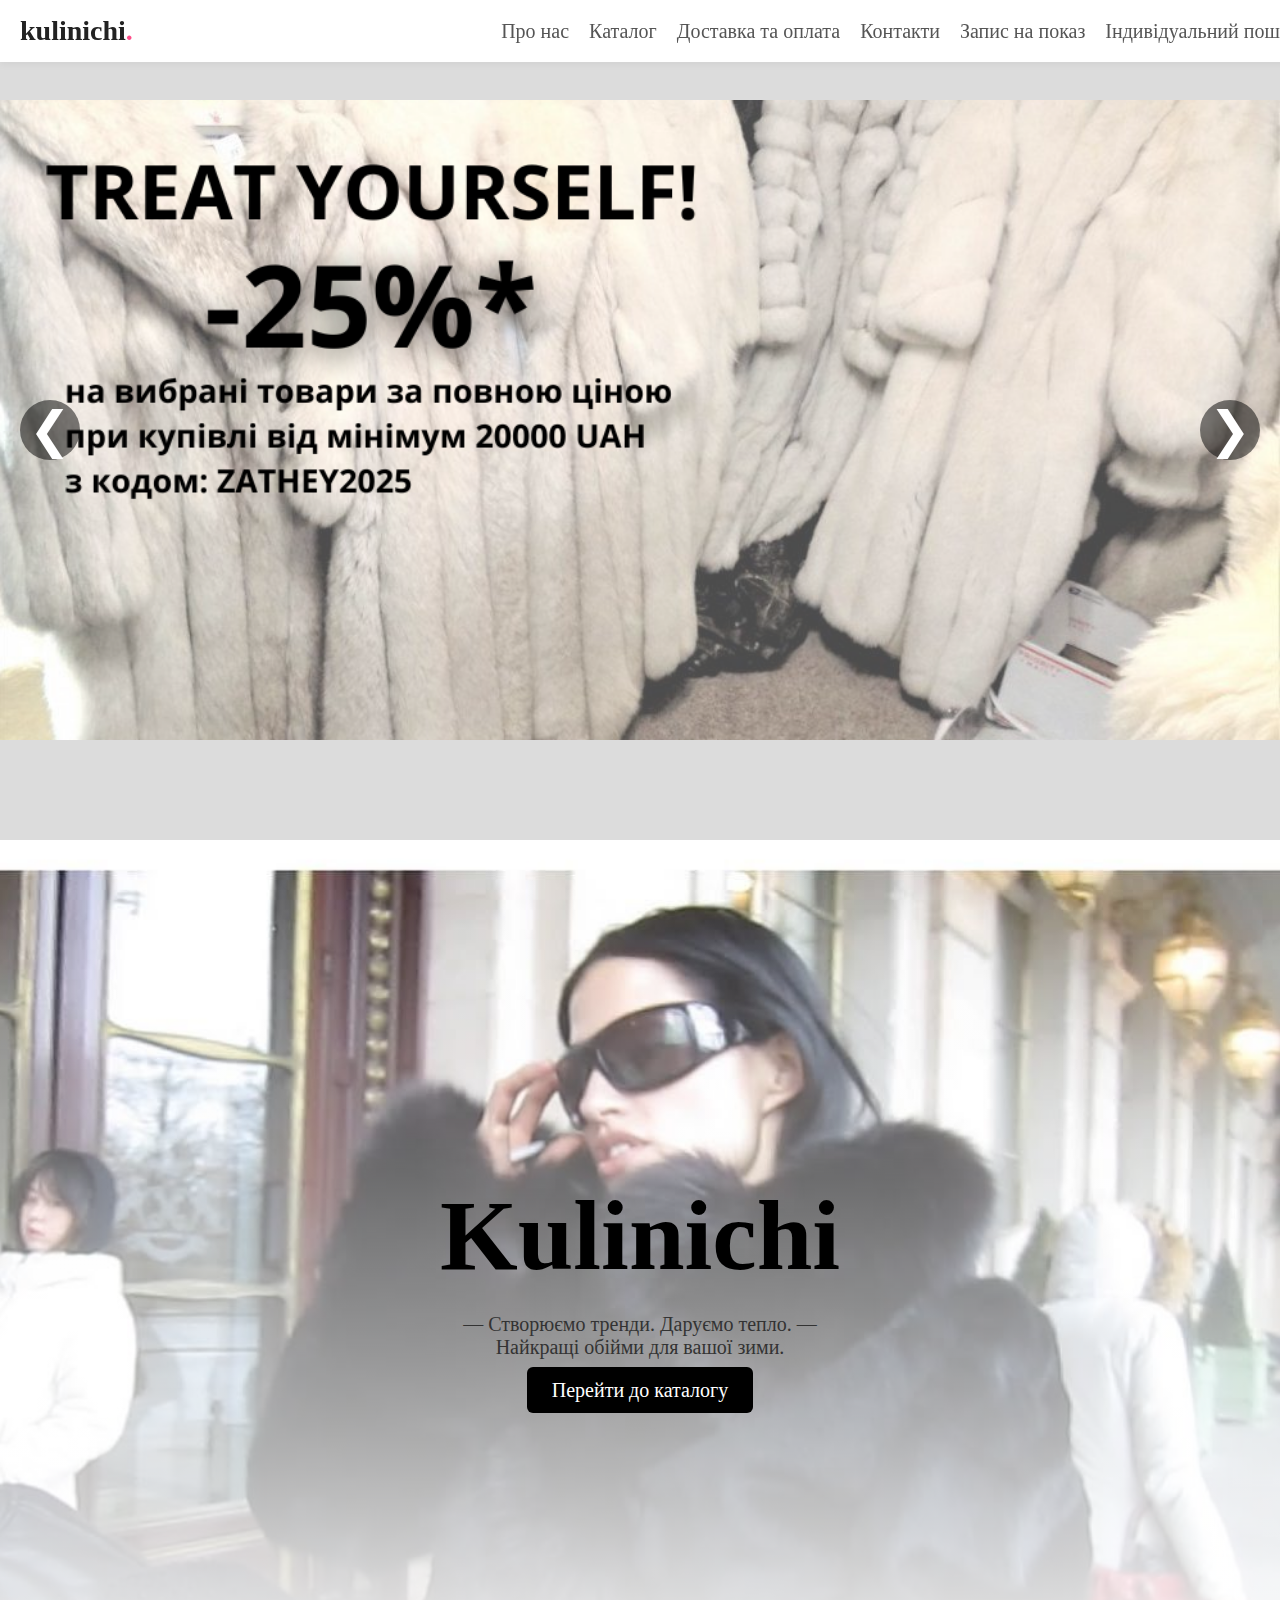
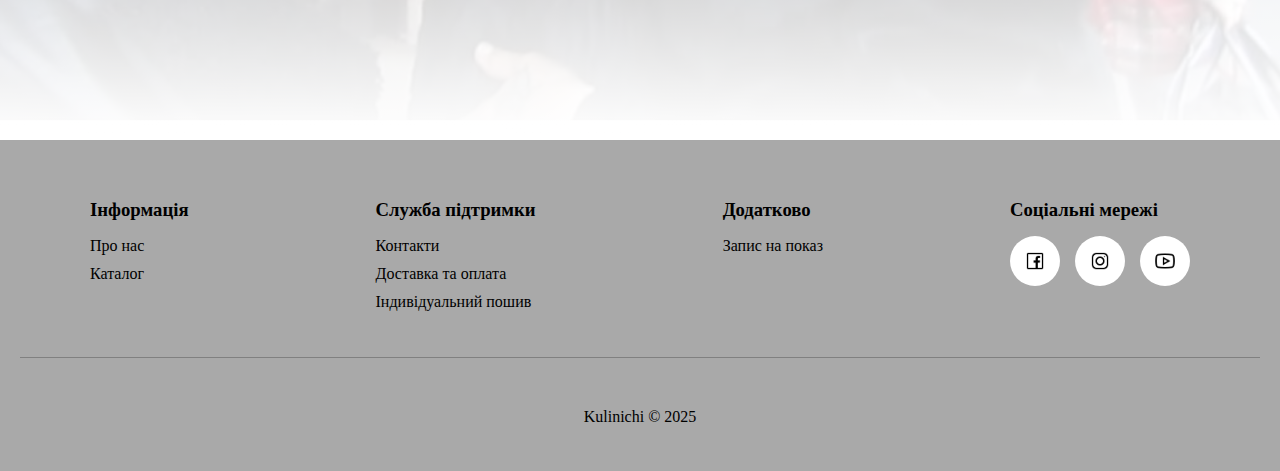
<file: index.html>
<!DOCTYPE html>
<html lang="uk">
<head>
    <meta charset="UTF-8">
    <meta http-equiv="refresh" content="0; URL='index_block.html'">
    <title>Перенаправлення</title>
</head>
<body>
    <p>Якщо нічого не відбулося, <a href="index_block.html">натисніть тут</a></p>
</body>
</html>
</file>
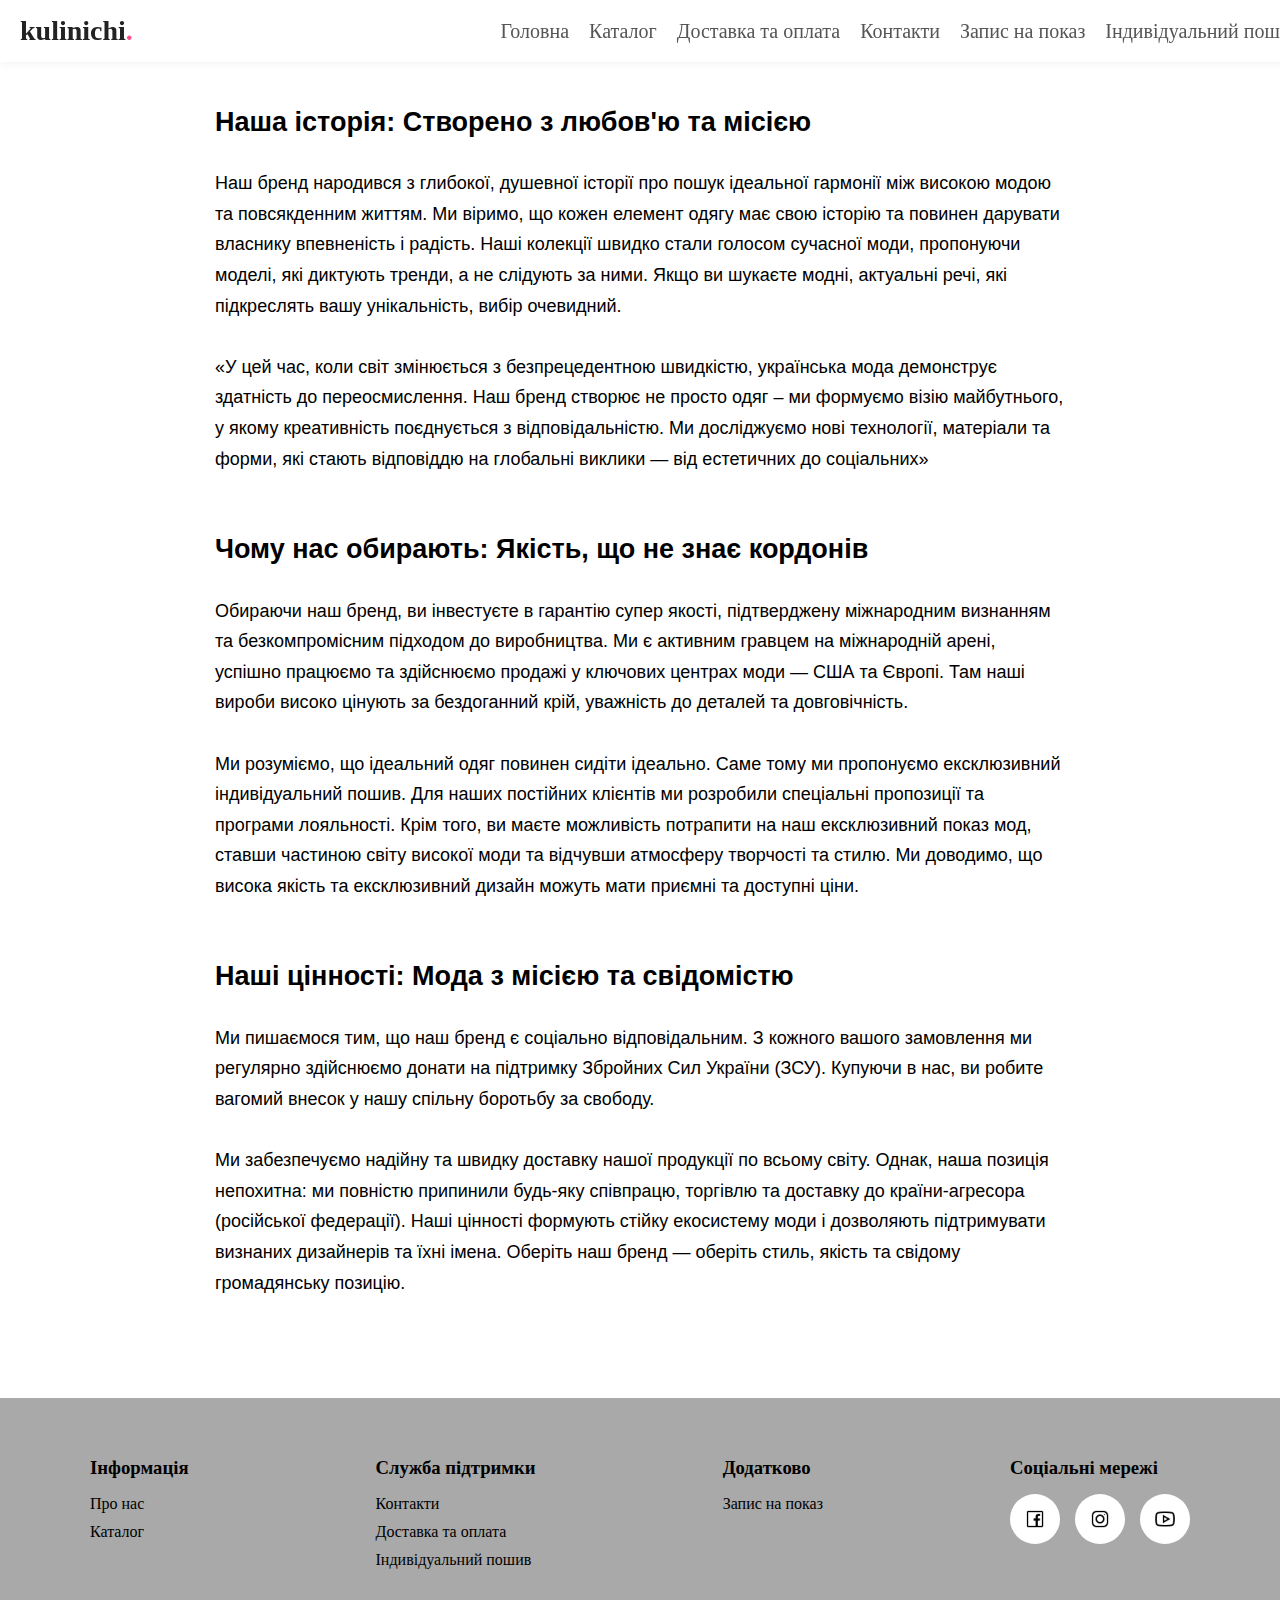
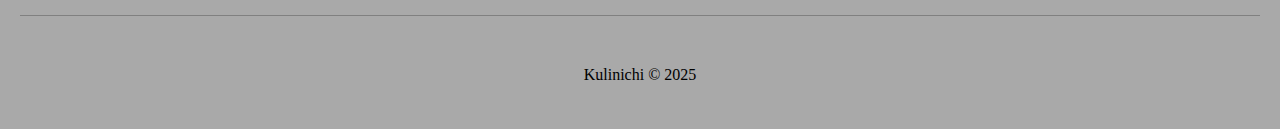
<file: aboutus.html>
<!doctype html>
<html>
<head>
<link rel="icon" href="img/icon.png" sizes="32x32" type="image/png">
<link href="style.css" rel="stylesheet" type="text/css">
<title>Про нас</title>
<meta charset = "utf-8">
<meta name = "description" content="">
<meta name = "keywords" content="">
</head>
<body> 
<header>
	<a href="index_block.html" class="logo">kulinichi<span>.</span></a>
	
	<nav class="menu">
			<a href="index_block.html">Головна</a>
			<a href="catalog.html">Каталог</a>
			<a href="services.html">Доставка та оплата</a>
			<a href="contact.html">Контакти</a>
			<a href="show.html">Запис на показ</a>
			<a href="individual.html">Індивідуальний пошив</a>
	</nav>
	</header>
	<div class="article">
		<h2>Наша історія: Створено з любов'ю та місією</h2>
Наш бренд народився з глибокої, душевної історії про пошук ідеальної гармонії між високою модою та повсякденним життям. Ми віримо, що кожен елемент одягу має свою історію та повинен дарувати власнику впевненість і радість. Наші колекції швидко стали голосом сучасної моди, пропонуючи моделі, які диктують тренди, а не слідують за ними. Якщо ви шукаєте модні, актуальні речі, які підкреслять вашу унікальність, вибір очевидний.<br><br>
«У цей час, коли світ змінюється з безпрецедентною швидкістю, українська мода демонструє здатність до переосмислення. Наш бренд створює не просто одяг – ми формуємо візію майбутнього, у якому креативність поєднується з відповідальністю. Ми досліджуємо нові технології, матеріали та форми, які стають відповіддю на глобальні виклики — від естетичних до соціальних»<br><br>
		<h2>Чому нас обирають: Якість, що не знає кордонів</h2>
Обираючи наш бренд, ви інвестуєте в гарантію супер якості, підтверджену міжнародним визнанням та безкомпромісним підходом до виробництва. Ми є активним гравцем на міжнародній арені, успішно працюємо та здійснюємо продажі у ключових центрах моди — США та Європі. Там наші вироби високо цінують за бездоганний крій, уважність до деталей та довговічність.<br><br>
Ми розуміємо, що ідеальний одяг повинен сидіти ідеально. Саме тому ми пропонуємо ексклюзивний індивідуальний пошив. Для наших постійних клієнтів ми розробили спеціальні пропозиції та програми лояльності. Крім того, ви маєте можливість потрапити на наш ексклюзивний показ мод, ставши частиною світу високої моди та відчувши атмосферу творчості та стилю. Ми доводимо, що висока якість та ексклюзивний дизайн можуть мати приємні та доступні ціни.<br><br>
		<h2>Наші цінності: Мода з місією та свідомістю</h2>
Ми пишаємося тим, що наш бренд є соціально відповідальним. З кожного вашого замовлення ми регулярно здійснюємо донати на підтримку Збройних Сил України (ЗСУ). Купуючи в нас, ви робите вагомий внесок у нашу спільну боротьбу за свободу.<br><br>
Ми забезпечуємо надійну та швидку доставку нашої продукції по всьому світу. Однак, наша позиція непохитна: ми повністю припинили будь-яку співпрацю, торгівлю та доставку до країни-агресора (російської федерації). Наші цінності формують стійку екосистему моди і дозволяють підтримувати визнаних дизайнерів та їхні імена. Оберіть наш бренд — оберіть стиль, якість та свідому громадянську позицію.
	</div>
<footer>
    <div class="footer-content">
        <div class="footer-column">
            <h3>Інформація</h3>
            <ul>
                <li><a href="aboutus.html">Про нас</a></li>
                <li><a href="catalog.html">Каталог</a></li>
            </ul>
        </div>

        <div class="footer-column">
            <h3>Служба підтримки</h3>
            <ul>
                <li><a href="contact.html">Контакти</a></li>
                <li><a href="services.html">Доставка та оплата</a></li>
                <li><a href="individual.html">Індивідуальний пошив</a></li>
            </ul>
        </div>

        <div class="footer-column">
            <h3>Додатково</h3>
            <ul>
                <li><a href="show.html">Запис на показ</a></li>
            </ul>
        </div>

        <div class="footer-column">
            <h3>Соціальні мережі</h3>
            <div class="socials">
                <a href="https://www.facebook.com/?locale=uk_UA" target="_blank">
                    <img src="img/facebook.png" alt="Facebook">
                </a>
                <a href="https://www.instagram.com/" target="_blank">
                    <img src="img/inst.png" alt="Instagram">
                </a>
                <a href="https://www.youtube.com/" target="_blank">
                    <img src="img/yt.png" alt="YouTube">
                </a>
            </div>
        </div>
    </div>

    <hr class="footer-divider">

    <div class="footer-bottom">
        <p>Kulinichi &copy; 2025</p>
    </div>
</footer>
</body>
</html>
</file>
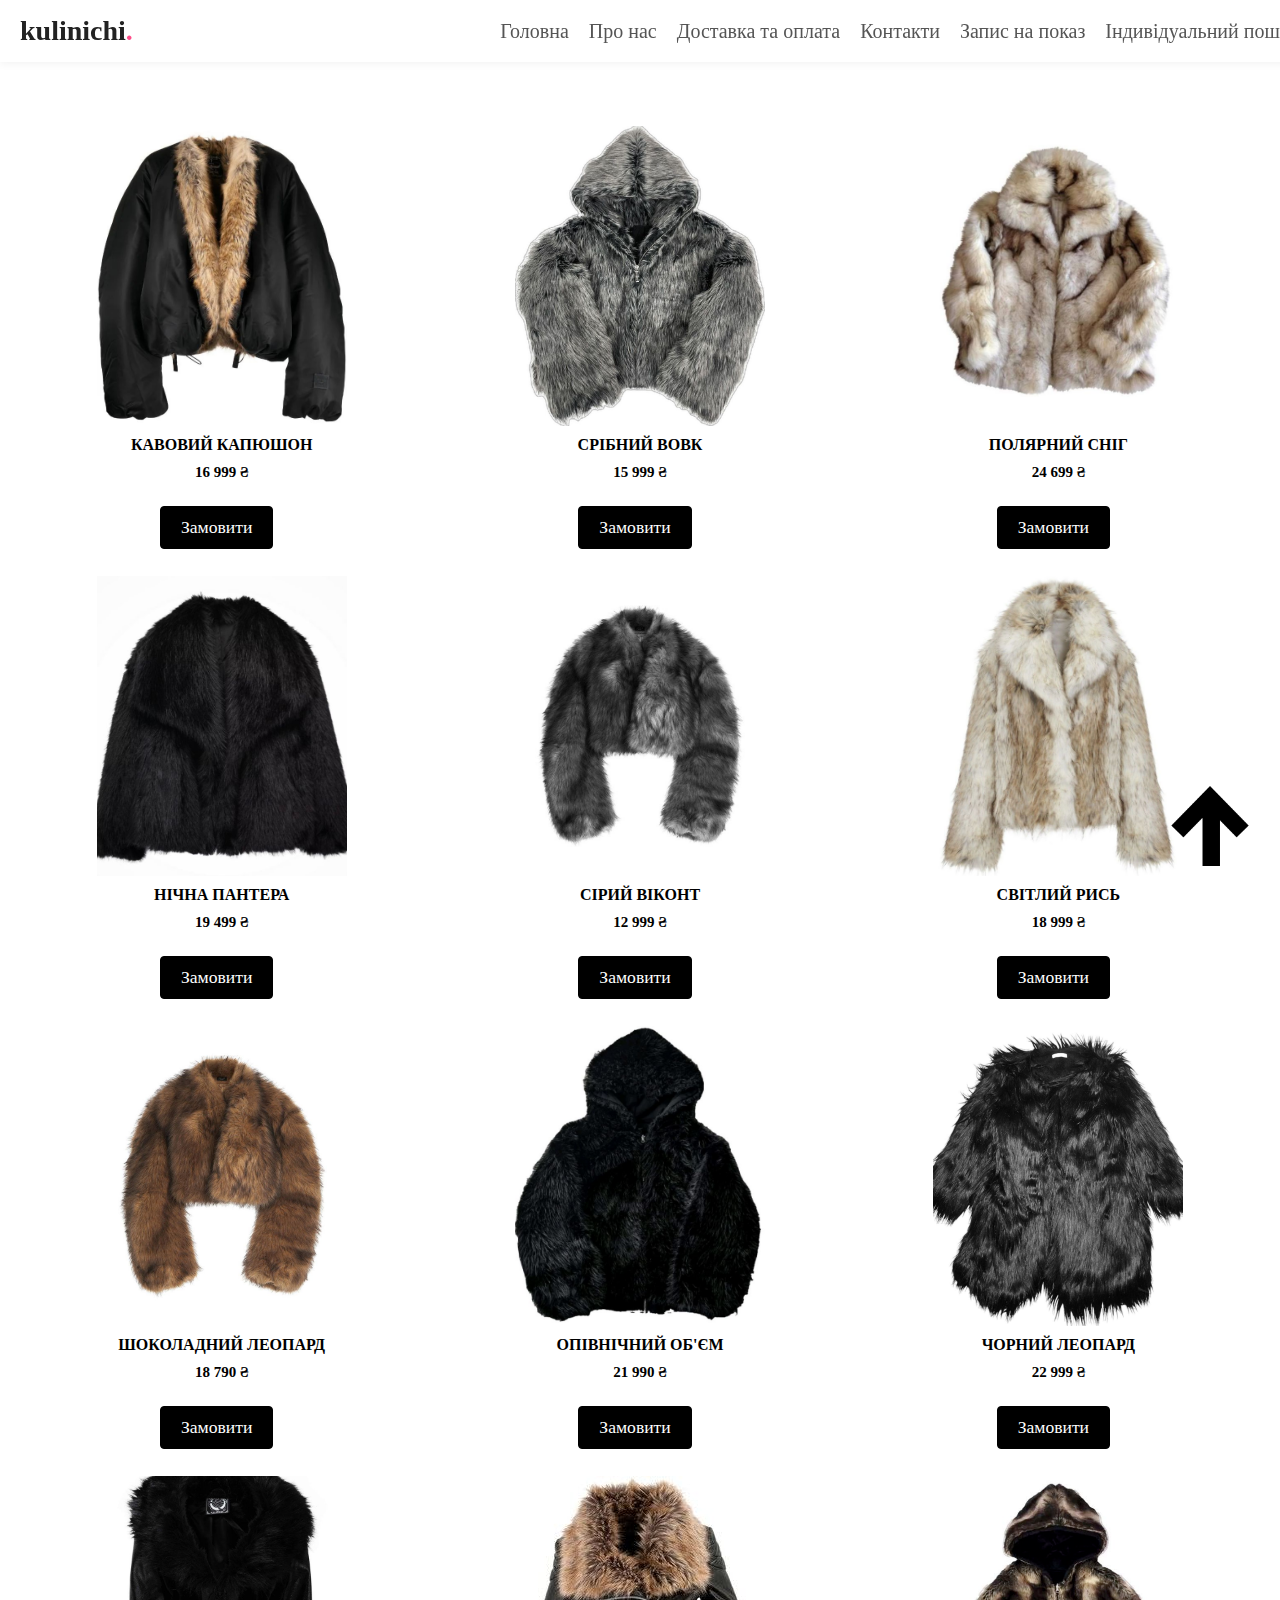
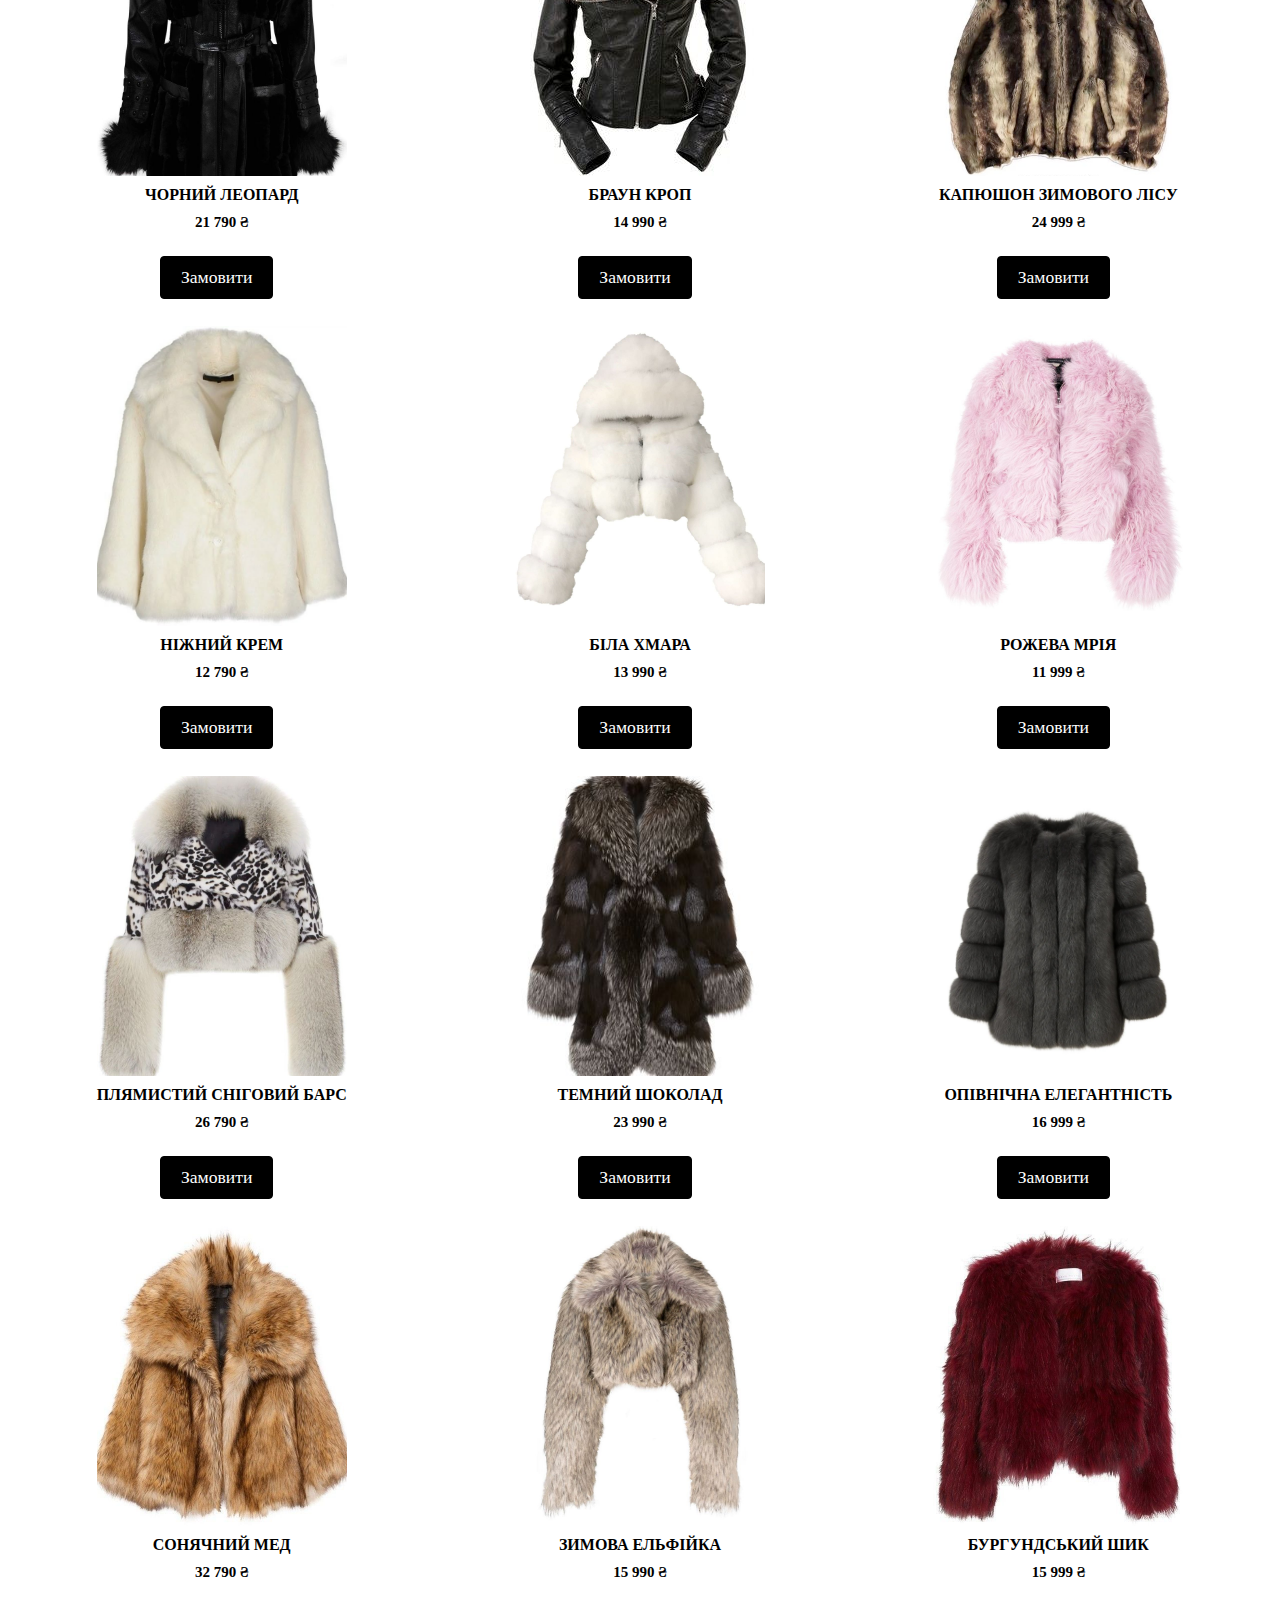
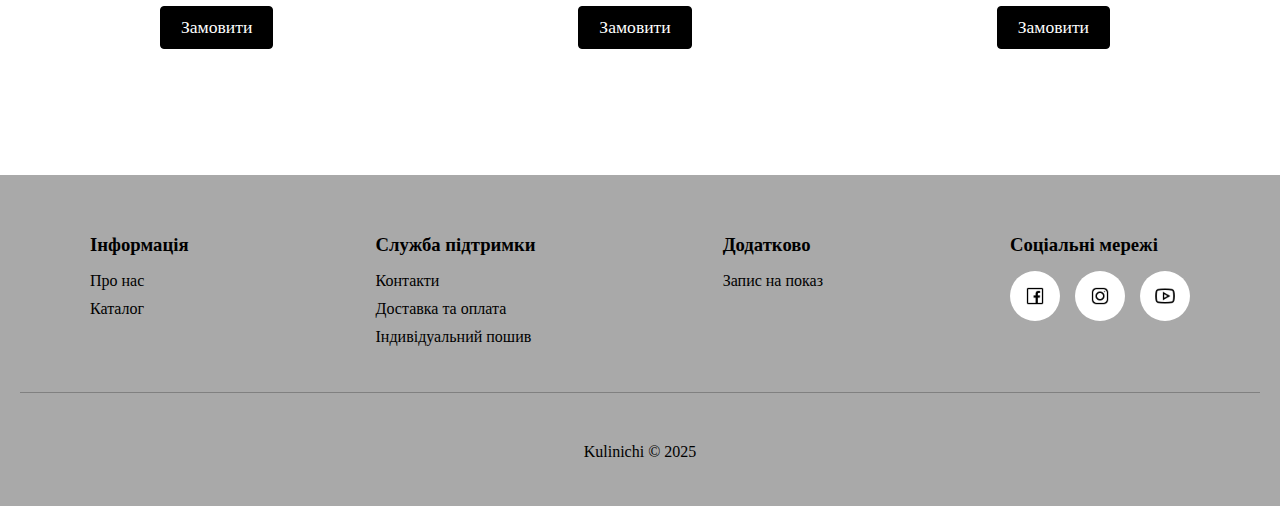
<file: catalog.html>
<!doctype html>
<html>
<head>
<link rel="icon" href="img/icon.png" sizes="32x32" type="image/png">
<link href="style.css" rel="stylesheet" type="text/css">
<title>Каталог</title>
<meta charset = "utf-8">
<meta name = "description" content="">
<meta name = "keywords" content="">
</head>
<body> <a name="Кулінічі"></a>
<header> 
	<a href="index_block.html" class="logo">kulinichi<span>.</span></a>
	
	<nav class="menu">
			<a href="index_block.html">Головна</a>
			<a href="aboutus.html">Про нас</a>
			<a href="services.html">Доставка та оплата</a>
			<a href="contact.html">Контакти</a>
			<a href="show.html">Запис на показ</a>
			<a href="individual.html">Індивідуальний пошив</a>
	</nav>
	</header>
	
	<table class="catalog">
    <tr>
        <td>
            <img src="img/1.jpg" alt="">
            <p class="name">Кавовий Капюшон</p>
            <p class="price">16 999 ₴</p>
			<a href="order.html" class="btn">Замовити</a>
        </td>

        <td>
            <img src="img/2.jpg" alt="">
            <p class="name">Срібний Вовк</p>
            <p class="price">15 999 ₴</p>
			<a href="order.html" class="btn">Замовити</a>
        </td>

        <td>
            <img src="img/3.jpg" alt="">
            <p class="name">Полярний Сніг</p>
            <p class="price">24 699 ₴</p>
			<a href="order.html" class="btn">Замовити</a>
        </td>
    </tr>

    <tr>
        <td>
            <img src="img/4.jpg" alt="">
            <p class="name">Нічна Пантера</p>
            <p class="price">19 499 ₴</p>
			<a href="order.html" class="btn">Замовити</a>
        </td>

        <td>
            <img src="img/5.jpg" alt="">
            <p class="name">Сірий Віконт</p>
            <p class="price">12 999 ₴</p>
			<a href="order.html" class="btn">Замовити</a>
        </td>

        <td>
            <img src="img/6.jpg" alt="">
            <p class="name">Світлий Рись</p>
            <p class="price">18 999 ₴</p>
			<a href="order.html" class="btn">Замовити</a>
        </td>
    </tr>
	<tr>
        <td>
            <img src="img/7.jpg" alt="">
            <p class="name">Шоколадний Леопард</p>
            <p class="price">18 790 ₴</p>
			<a href="order.html" class="btn">Замовити</a>
        </td>

        <td>
            <img src="img/8.jpg" alt="">
            <p class="name">Опівнічний Об'єм</p>
            <p class="price">21 990 ₴</p>
			<a href="order.html" class="btn">Замовити</a>
        </td>

        <td>
            <img src="img/9.jpg" alt="">
            <p class="name">Чорний Леопард</p>
            <p class="price">22 999 ₴</p>
			<a href="order.html" class="btn">Замовити</a>
        </td>
    </tr>
	<tr>
        <td>
            <img src="img/10.jpg" alt="">
            <p class="name">Чорний Леопард</p>
            <p class="price">21 790 ₴</p>
			<a href="order.html" class="btn">Замовити</a>
        </td>

        <td>
            <img src="img/11.jpg" alt="">
            <p class="name">Браун Кроп</p>
            <p class="price">14 990 ₴</p>
			<a href="order.html" class="btn">Замовити</a>
        </td>

        <td>
            <img src="img/12.jpg" alt="">
            <p class="name">Капюшон Зимового Лісу</p>
            <p class="price">24 999 ₴</p>
			<a href="order.html" class="btn">Замовити</a>
        </td>
    </tr>
	<tr>
        <td>
            <img src="img/13.jpg" alt="">
            <p class="name">Ніжний Крем</p>
            <p class="price">12 790 ₴</p>
			<a href="order.html" class="btn">Замовити</a>
        </td>

        <td>
            <img src="img/14.jpg" alt="">
            <p class="name">Біла Хмара</p>
            <p class="price">13 990 ₴</p>
			<a href="order.html" class="btn">Замовити</a>
        </td>

        <td>
            <img src="img/15.jpg" alt="">
            <p class="name">Рожева Мрія</p>
            <p class="price">11 999 ₴</p>
			<a href="order.html" class="btn">Замовити</a>
        </td>
    </tr>
	<tr>
        <td>
            <img src="img/16.jpg" alt="">
            <p class="name">Плямистий Сніговий Барс</p>
            <p class="price">26 790 ₴</p>
			<a href="order.html" class="btn">Замовити</a>
        </td>

        <td>
            <img src="img/17.jpg" alt="">
            <p class="name">Темний Шоколад</p>
            <p class="price">23 990 ₴</p>
			<a href="order.html" class="btn">Замовити</a>
        </td>

        <td>
            <img src="img/18.jpg" alt="">
            <p class="name">Опівнічна Елегантність</p>
            <p class="price">16 999 ₴</p>
			<a href="order.html" class="btn">Замовити</a>
        </td>
    </tr>
	<tr>
        <td>
            <img src="img/19.jpg" alt="">
            <p class="name">Сонячний Мед</p>
            <p class="price">32 790 ₴</p>
			<a href="order.html" class="btn">Замовити</a>
        </td>

        <td>
            <img src="img/20.jpg" alt="">
            <p class="name">Зимова Ельфійка</p>
            <p class="price">15 990 ₴</p>
			<a href="order.html" class="btn">Замовити</a>
        </td>

        <td>
            <img src="img/21.jpg" alt="">
            <p class="name">Бургундський Шик</p>
            <p class="price">15 999 ₴</p>
			<a href="order.html" class="btn">Замовити</a>
        </td>
    </tr>
</table>
<div style="position:fixed; bottom:30px; right:30px;">
<a href="#Кулінічі"> <img src="img/up.png" width="80" height="80"></a>
</div>
<footer>
    <div class="footer-content">
        <div class="footer-column">
            <h3>Інформація</h3>
            <ul>
                <li><a href="aboutus.html">Про нас</a></li>
                <li><a href="catalog.html">Каталог</a></li>
            </ul>
        </div>

        <div class="footer-column">
            <h3>Служба підтримки</h3>
            <ul>
                <li><a href="contact.html">Контакти</a></li>
                <li><a href="services.html">Доставка та оплата</a></li>
                <li><a href="individual.html">Індивідуальний пошив</a></li>
            </ul>
        </div>

        <div class="footer-column">
            <h3>Додатково</h3>
            <ul>
                <li><a href="show.html">Запис на показ</a></li>
            </ul>
        </div>

        <div class="footer-column">
            <h3>Соціальні мережі</h3>
            <div class="socials">
                <a href="https://www.facebook.com/?locale=uk_UA" target="_blank">
                    <img src="img/facebook.png" alt="Facebook">
                </a>
                <a href="https://www.instagram.com/" target="_blank">
                    <img src="img/inst.png" alt="Instagram">
                </a>
                <a href="https://www.youtube.com/" target="_blank">
                    <img src="img/yt.png" alt="YouTube">
                </a>
            </div>
        </div>
    </div>

    <hr class="footer-divider">

    <div class="footer-bottom">
        <p>Kulinichi &copy; 2025</p>
    </div>
</footer>
</body>
</html>
</file>
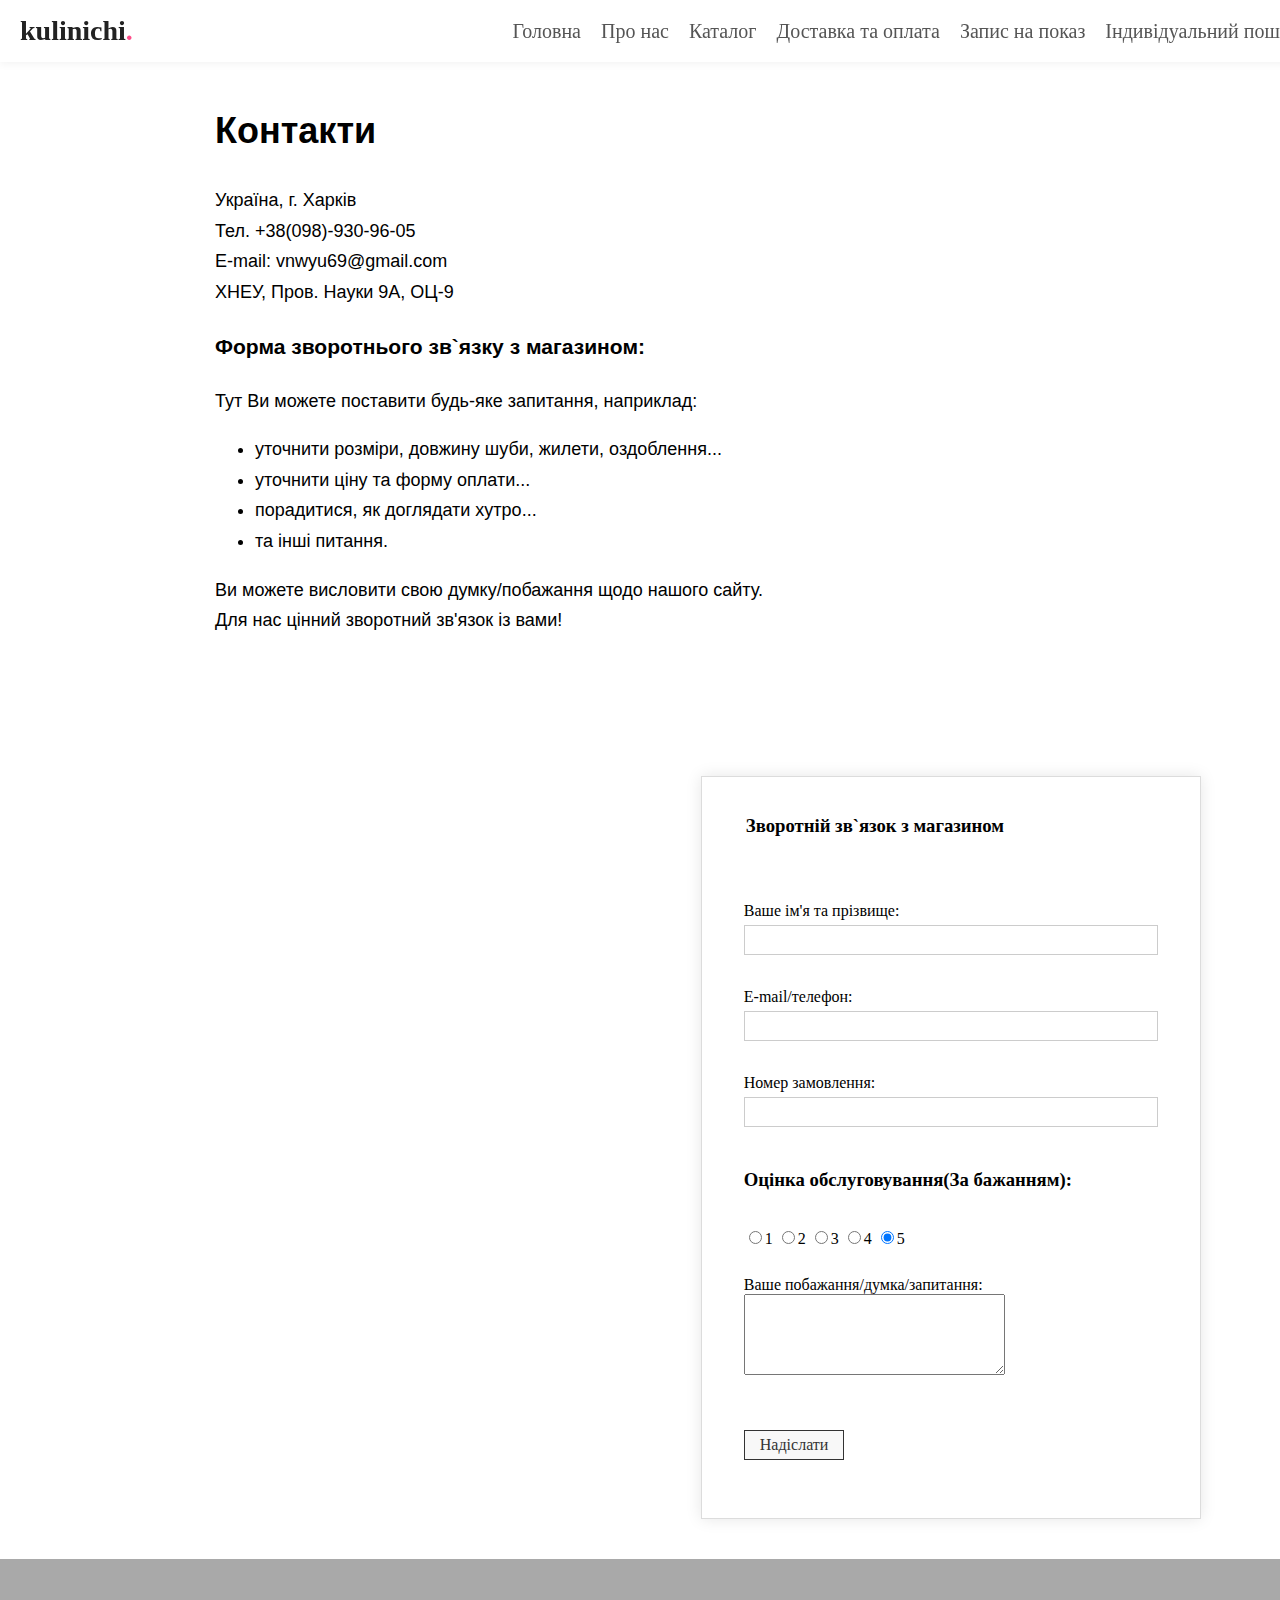
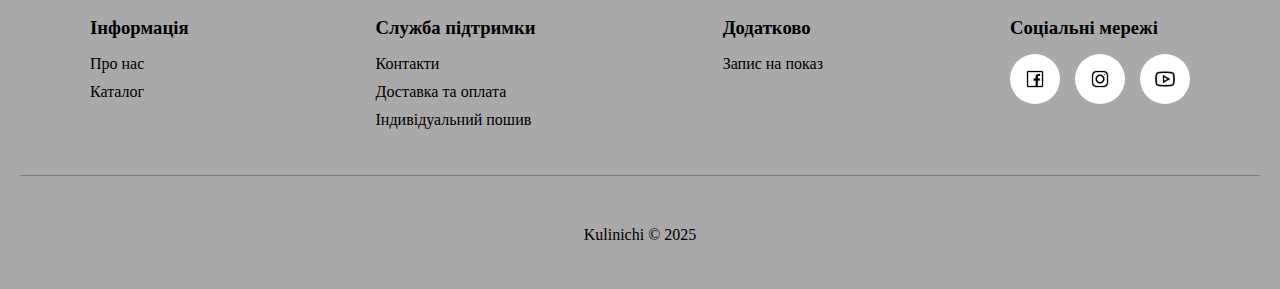
<file: contact.html>
<!doctype html>
<html>
<head>
<link rel="icon" href="img/icon.png" sizes="32x32" type="image/png">
<link href="style.css" rel="stylesheet" type="text/css">
<title>Контактна інформація</title>
<meta charset = "utf-8">
<meta name = "description" content="">
<meta name = "keywords" content="">
</head>
<body> 
<header>
	<a href="index_block.html" class="logo">kulinichi<span>.</span></a>
	
	<nav class="menu">
			<a href="index_block.html">Головна</a>
			<a href="aboutus.html">Про нас</a>
			<a href="catalog.html">Каталог</a>
			<a href="services.html">Доставка та оплата</a>
			<a href="show.html">Запис на показ</a>
			<a href="individual.html">Індивідуальний пошив</a>
	</nav>
	</header> 
	<div class="article">
		<h1>Контакти</h1>
			Україна, г. Харків<br>
			Тел. +38(098)-930-96-05<br>
			E-mail: vnwyu69@gmail.com<br>
			ХНЕУ, Пров. Науки 9А, ОЦ-9
		<h3>Форма зворотнього зв`язку з магазином:</h3>
			Тут Ви можете поставити будь-яке запитання, наприклад:<br>
	<UL>
            <li type="disc">уточнити розміри, довжину шуби, жилети, оздоблення...</li>
			<li type="disc">уточнити ціну та форму оплати...</li>
			<li type="disc">порадитися, як доглядати хутро...</li>
			<li type="disc">та інші питання.</li> 
	</UL>
			Ви можете висловити свою думку/побажання щодо нашого сайту. <br>Для нас цінний зворотний зв'язок із вами!</div>
	<div class="form-section-wrapper">
		<div class="map-block">
	<iframe src="https://www.google.com/maps/embed?pb=!1m18!1m12!1m3!1d2563.861861460442!2d36.22177907687715!3d50.01394431869662!2m3!1f0!2f0!3f0!3m2!1i1024!2i768!4f13.1!3m3!1m2!1s0x4127a12384771bb5%3A0x72b7b046a3223352!2z0L_RgNC-0YHQv9C10LrRgiDQndCw0YPQutC4LCA50JAsINCl0LDRgNC60ZbQsiwg0KXQsNGA0LrRltCy0YHRjNC60LAg0L7QsdC70LDRgdGC0YwsIDYxMDAw!5e0!3m2!1suk!2sua!4v1765020990920!5m2!1suk!2sua" width="600" height="450" style="border:0;" allowfullscreen="" loading="lazy" referrerpolicy="no-referrer-when-downgrade"></iframe> </div>

	<div class="form-block">
		<form action=" " method="post" name="form1">
	<fieldset> <legend><h3>Зворотній зв`язок з магазином</h3></legend>
		<br><br>
	<label for="t1">Ваше ім'я та прізвище:</label>
	<input type="text" size="20" maxlength="30" id="t1">
		<br><br>
	<label for="t2">E-mail/телефон:</label>
	<input type="text" size="20" maxlength="50" id="t2">
		<br><br>
	<label for="t3">Номер замовлення:</label>
	<input type="text" size="20" maxlength="50" id="t3">
		<br><br>
	<h3>Оцінка обслуговування(За бажанням):</h3>
		<br> 
	<input type="radio" name="st" value="1" checked>1
	<input type="radio" name="st" value="2" checked>2
	<input type="radio" name="st" value="3" checked>3
	<input type="radio" name="st" value="4" checked>4
	<input type="radio" name="st" value="5" checked>5
		<br><br>
	<label>
		Ваше побажання/думка/запитання:<br>
	<textarea cols="30" rows="5"></textarea></label>
		<br><br>
	<input type="submit" value="Надіслати"><br><br>
	</fieldset></form>
		</div></div>

<footer>
    <div class="footer-content">
        <div class="footer-column">
            <h3>Інформація</h3>
            <ul>
                <li><a href="aboutus.html">Про нас</a></li>
                <li><a href="catalog.html">Каталог</a></li>
            </ul>
        </div>

        <div class="footer-column">
            <h3>Служба підтримки</h3>
            <ul>
                <li><a href="contact.html">Контакти</a></li>
                <li><a href="services.html">Доставка та оплата</a></li>
                <li><a href="individual.html">Індивідуальний пошив</a></li>
            </ul>
        </div>

        <div class="footer-column">
            <h3>Додатково</h3>
            <ul>
                <li><a href="show.html">Запис на показ</a></li>
            </ul>
        </div>

        <div class="footer-column">
            <h3>Соціальні мережі</h3>
            <div class="socials">
                <a href="https://www.facebook.com/?locale=uk_UA" target="_blank">
                    <img src="img/facebook.png" alt="Facebook">
                </a>
                <a href="https://www.instagram.com/" target="_blank">
                    <img src="img/inst.png" alt="Instagram">
                </a>
                <a href="https://www.youtube.com/" target="_blank">
                    <img src="img/yt.png" alt="YouTube">
                </a>
            </div>
        </div>
    </div>

    <hr class="footer-divider">

    <div class="footer-bottom">
        <p>Kulinichi &copy; 2025</p>
    </div>
</footer>
</body>
</html>
</file>
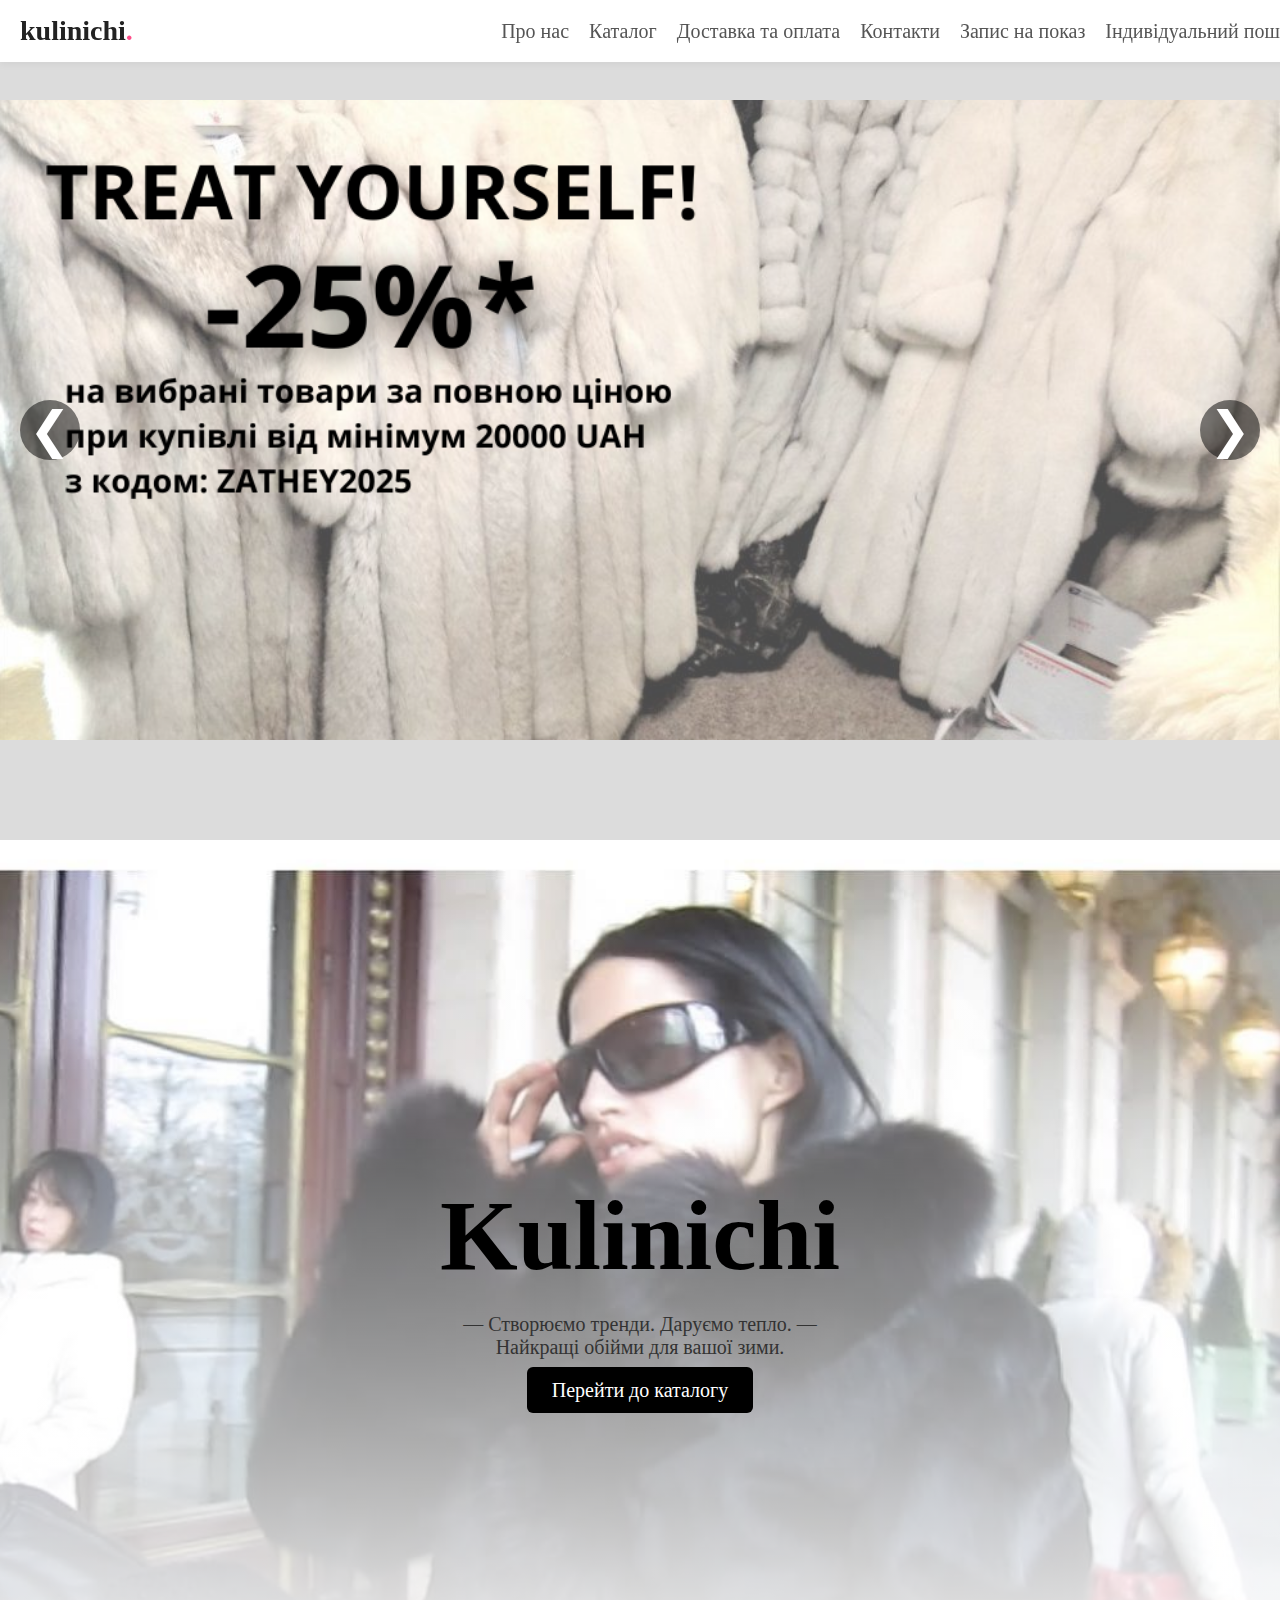
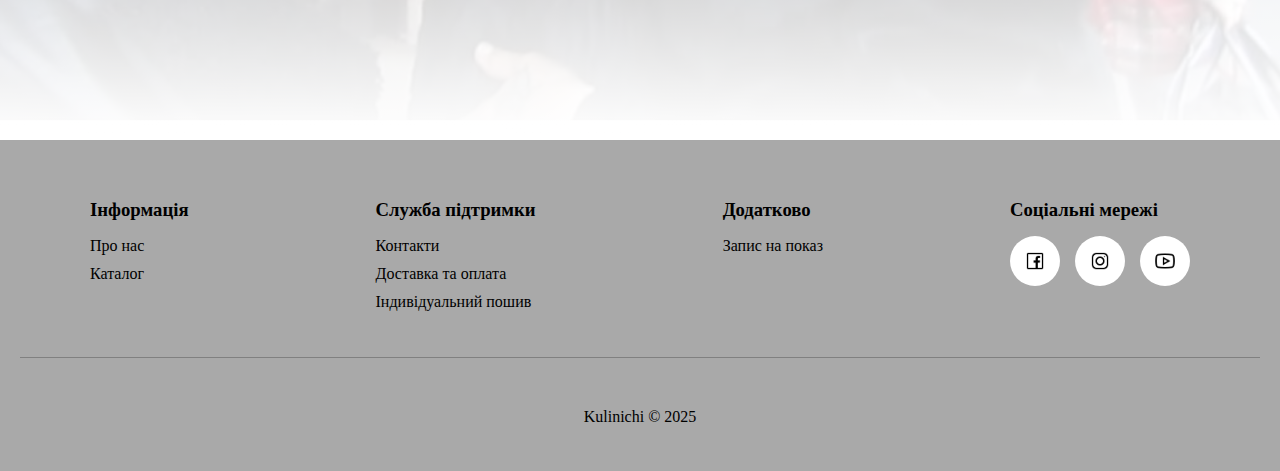
<file: index_block.html>
<!doctype html>
<html>
<head>
<link rel="icon" href="img/icon.png" sizes="32x32" type="image/png">
<link href="style.css" rel="stylesheet" type="text/css">
<title>Kulinichi</title>
<meta charset = "utf-8">
<meta name = "description" content="">
<meta name = "keywords" content="">
</head>
<body BGCOLOR="#DCDCDC"> 
	<header> 
		<a class="logo">kulinichi<span>.</span></a>
	
	<nav class="menu">
			<a href="aboutus.html">Про нас</a>
			<a href="catalog.html">Каталог</a>
			<a href="services.html">Доставка та оплата</a>
			<a href="contact.html">Контакти</a>
			<a href="show.html">Запис на показ</a>
			<a href="individual.html">Індивідуальний пошив</a>
	</nav>
	</header>
<div class="wrap">
  <input type="radio" name="slider" id="slide1" checked>
  <input type="radio" name="slider" id="slide2">
  <input type="radio" name="slider" id="slide3">

  <div class="slider">
    <div class="slide slide1"></div>
    <div class="slide slide2"></div>
    <div class="slide slide3"></div>

    <label for="slide3" class="prev s1">&#10094;</label>
    <label for="slide2" class="next s1">&#10095;</label>

    <label for="slide1" class="prev s2">&#10094;</label>
    <label for="slide3" class="next s2">&#10095;</label>

    <label for="slide2" class="prev s3">&#10094;</label>
    <label for="slide1" class="next s3">&#10095;</label>
  </div>
</div>


<section class="home">
    <div class="home-content">
        <h1 class="title">Kulinichi</h1>
        <p class="subtitle">
            — Створюємо тренди. Даруємо тепло. — <br>
            Найкращі обійми для вашої зими.
        </p>
        <a href="catalog.html" class="home-btn">Перейти до каталогу</a>
    </div>
</section>

	<footer>
    <div class="footer-content">
        <div class="footer-column">
            <h3>Інформація</h3>
            <ul>
                <li><a href="aboutus.html">Про нас</a></li>
                <li><a href="catalog.html">Каталог</a></li>
            </ul>
        </div>

        <div class="footer-column">
            <h3>Служба підтримки</h3>
            <ul>
                <li><a href="contact.html">Контакти</a></li>
                <li><a href="services.html">Доставка та оплата</a></li>
                <li><a href="individual.html">Індивідуальний пошив</a></li>
            </ul>
        </div>

        <div class="footer-column">
            <h3>Додатково</h3>
            <ul>
                <li><a href="show.html">Запис на показ</a></li>
            </ul>
        </div>

        <div class="footer-column">
            <h3>Соціальні мережі</h3>
            <div class="socials">
                <a href="https://www.facebook.com/?locale=uk_UA" target="_blank">
                    <img src="img/facebook.png" alt="Facebook">
                </a>
                <a href="https://www.instagram.com/" target="_blank">
                    <img src="img/inst.png" alt="Instagram">
                </a>
                <a href="https://www.youtube.com/" target="_blank">
                    <img src="img/yt.png" alt="YouTube">
                </a>
            </div>
        </div>
    </div>

    <hr class="footer-divider">

    <div class="footer-bottom">
        <p>Kulinichi &copy; 2025</p>
    </div>
</footer>
</body>
</html>
</file>
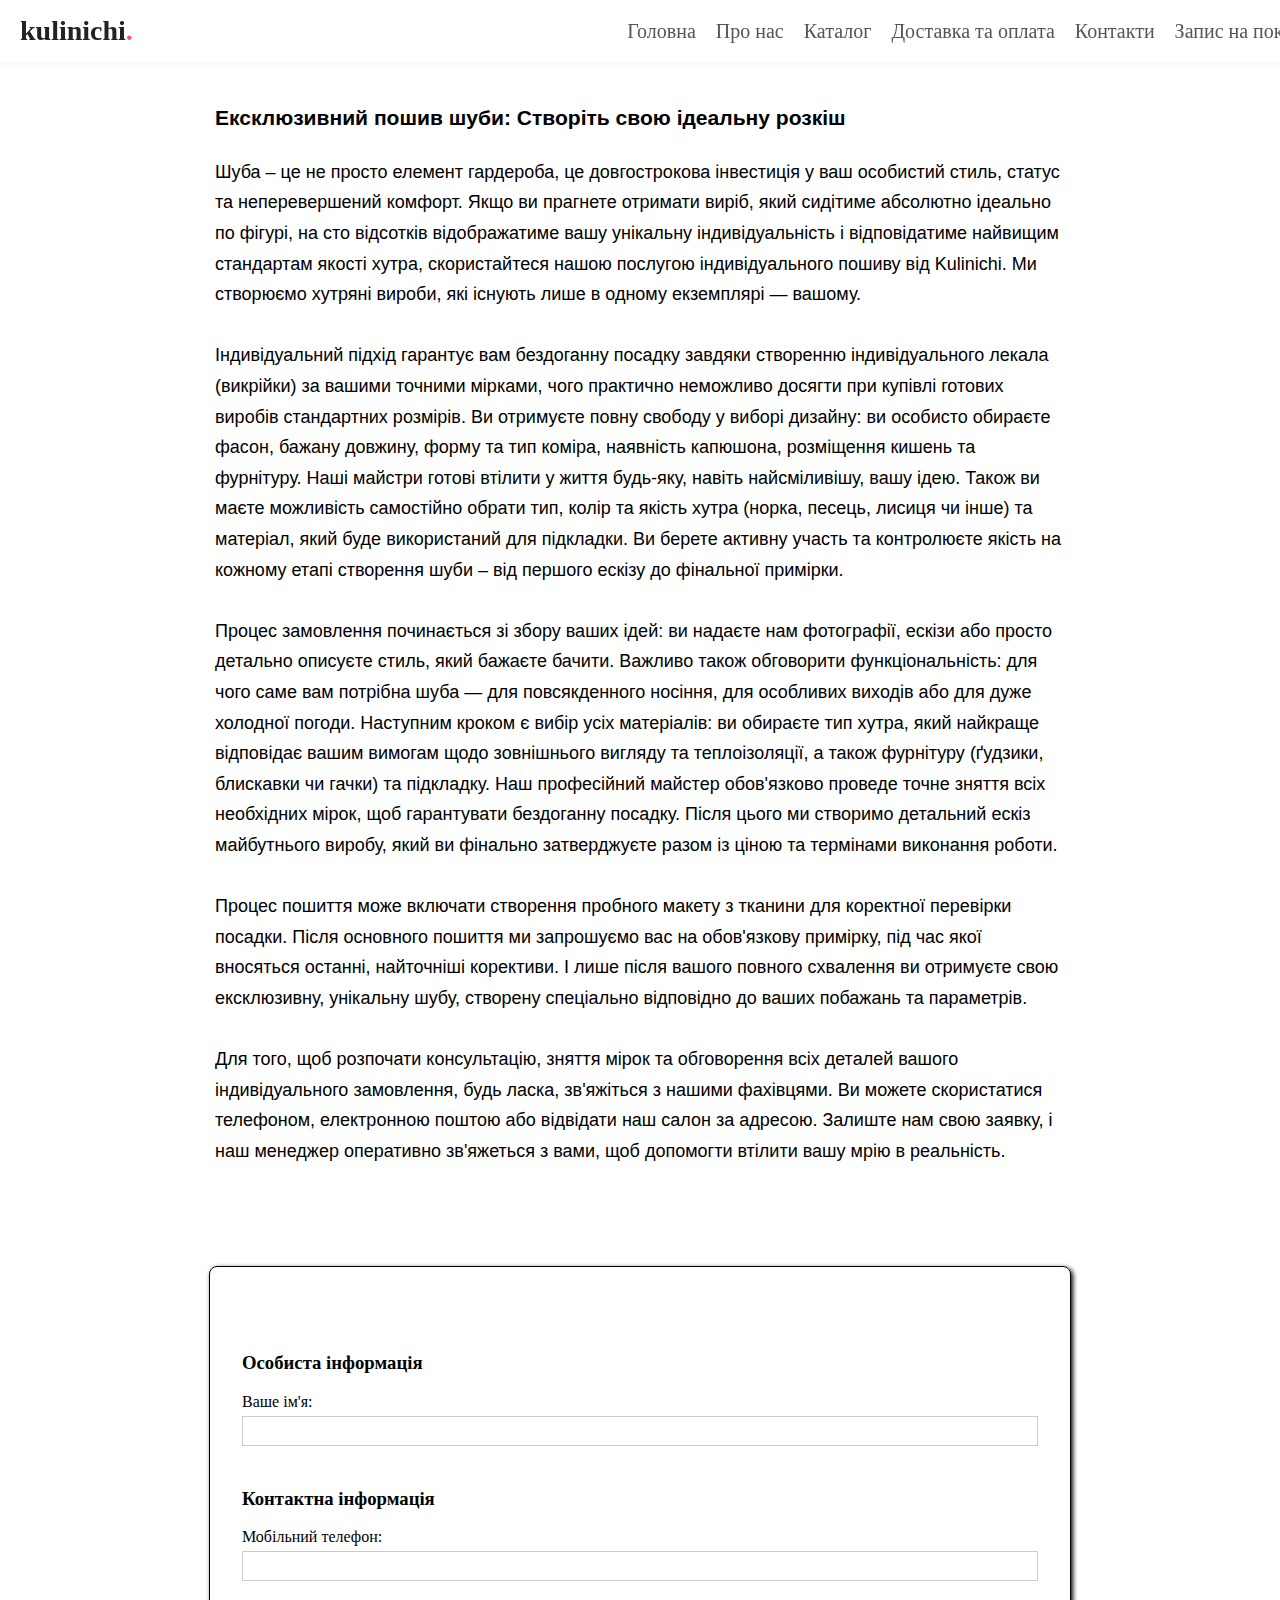
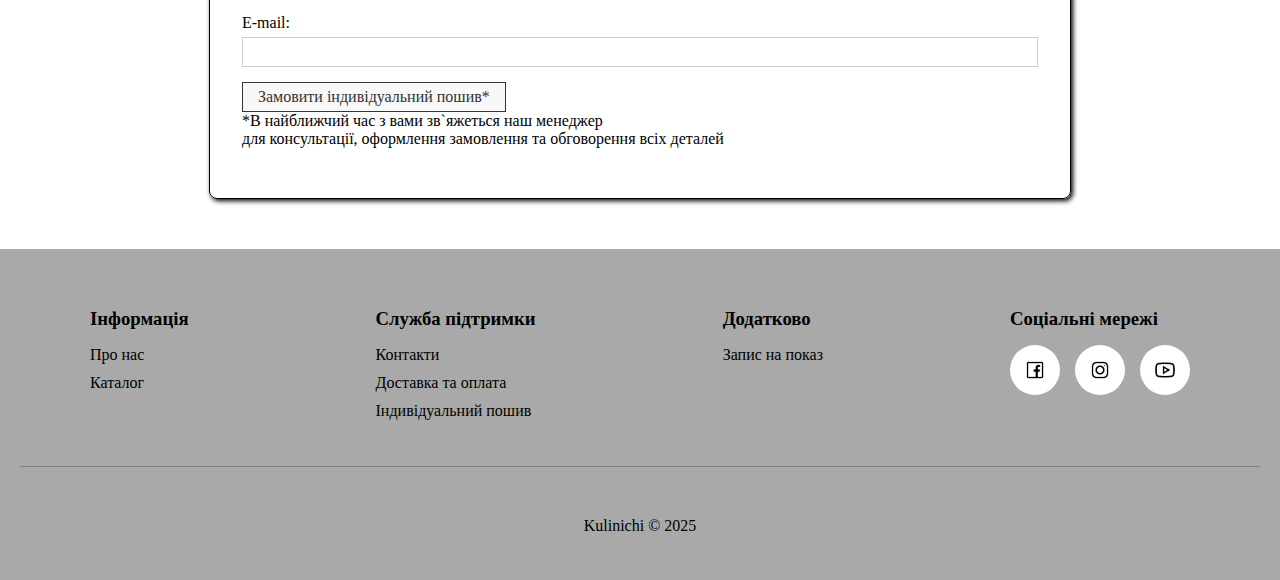
<file: individual.html>
<!doctype html>
<html>
<head>
<link rel="icon" href="img/icon.png" sizes="32x32" type="image/png">
<link href="style.css" rel="stylesheet" type="text/css">
<title>Індивідуальний пошив</title>
<meta charset = "utf-8">
<meta name = "description" content="">
<meta name = "keywords" content="">
</head>
<body> 
<header>
	<a href="index_block.html" class="logo">kulinichi<span>.</span></a>
	
	<nav class="menu">
			<a href="index_block.html">Головна</a>
			<a href="aboutus.html">Про нас</a>
			<a href="catalog.html">Каталог</a>
			<a href="services.html">Доставка та оплата</a>
			<a href="contact.html">Контакти</a>
			<a href="show.html">Запис на показ</a>
	</nav>
	</header>
<div class="article">
<h3>Ексклюзивний пошив шуби: Створіть свою ідеальну розкіш</h3>
Шуба – це не просто елемент гардероба, це довгострокова інвестиція у ваш особистий стиль, статус та неперевершений комфорт. Якщо ви прагнете отримати виріб, який сидітиме абсолютно ідеально по фігурі, на сто відсотків відображатиме вашу унікальну індивідуальність і відповідатиме найвищим стандартам якості хутра, скористайтеся нашою послугою індивідуального пошиву від Kulinichi. Ми створюємо хутряні вироби, які існують лише в одному екземплярі — вашому.<br><br>
Індивідуальний підхід гарантує вам бездоганну посадку завдяки створенню індивідуального лекала (викрійки) за вашими точними мірками, чого практично неможливо досягти при купівлі готових виробів стандартних розмірів. Ви отримуєте повну свободу у виборі дизайну: ви особисто обираєте фасон, бажану довжину, форму та тип коміра, наявність капюшона, розміщення кишень та фурнітуру. Наші майстри готові втілити у життя будь-яку, навіть найсміливішу, вашу ідею. Також ви маєте можливість самостійно обрати тип, колір та якість хутра (норка, песець, лисиця чи інше) та матеріал, який буде використаний для підкладки. Ви берете активну участь та контролюєте якість на кожному етапі створення шуби – від першого ескізу до фінальної примірки.<br><br>
Процес замовлення починається зі збору ваших ідей: ви надаєте нам фотографії, ескізи або просто детально описуєте стиль, який бажаєте бачити. Важливо також обговорити функціональність: для чого саме вам потрібна шуба — для повсякденного носіння, для особливих виходів або для дуже холодної погоди. Наступним кроком є вибір усіх матеріалів: ви обираєте тип хутра, який найкраще відповідає вашим вимогам щодо зовнішнього вигляду та теплоізоляції, а також фурнітуру (ґудзики, блискавки чи гачки) та підкладку. Наш професійний майстер обов'язково проведе точне зняття всіх необхідних мірок, щоб гарантувати бездоганну посадку. Після цього ми створимо детальний ескіз майбутнього виробу, який ви фінально затверджуєте разом із ціною та термінами виконання роботи.<br><br>
Процес пошиття може включати створення пробного макету з тканини для коректної перевірки посадки. Після основного пошиття ми запрошуємо вас на обов'язкову примірку, під час якої вносяться останні, найточніші корективи. І лише після вашого повного схвалення ви отримуєте свою ексклюзивну, унікальну шубу, створену спеціально відповідно до ваших побажань та параметрів.<br><br>
Для того, щоб розпочати консультацію, зняття мірок та обговорення всіх деталей вашого індивідуального замовлення, будь ласка, зв'яжіться з нашими фахівцями. Ви можете скористатися телефоном, електронною поштою або відвідати наш салон за адресою. Залиште нам свою заявку, і наш менеджер оперативно зв'яжеться з вами, щоб допомогти втілити вашу мрію в реальність. 
</div>
<div class="form">
	<form action=" " method="post" name="show">
<fieldset>
<br><br>
<h3>Особиста інформація</h3>
	<label for="t1">Ваше ім'я:</label>
	<input type="text" name="text1" size="20" maxlength="50" id="t1">
<br><br>
<h3>Контактна інформація</h3>
	<label for="t3">Мобільний телефон:</label>
	<input type="text" name="text1" size="20" maxlength="50" id="t3">
<br><br>
	<label for="t4">E-mail:</label>
	<input type="text" name="text1" size="20" maxlength="50" id="t4">
<input type="submit" name="S1" value="Замовити індивідуальний пошив*"><br>*В найближчий час з вами зв`яжеться наш менеджер<br>для консультації, оформлення замовлення та обговорення всіх деталей<br></div>

</div>
	<footer>
    <div class="footer-content">
        <div class="footer-column">
            <h3>Інформація</h3>
            <ul>
                <li><a href="aboutus.html">Про нас</a></li>
                <li><a href="catalog.html">Каталог</a></li>
            </ul>
        </div>

        <div class="footer-column">
            <h3>Служба підтримки</h3>
            <ul>
                <li><a href="contact.html">Контакти</a></li>
                <li><a href="services.html">Доставка та оплата</a></li>
                <li><a href="individual.html">Індивідуальний пошив</a></li>
            </ul>
        </div>

        <div class="footer-column">
            <h3>Додатково</h3>
            <ul>
                <li><a href="show.html">Запис на показ</a></li>
            </ul>
        </div>

        <div class="footer-column">
            <h3>Соціальні мережі</h3>
            <div class="socials">
                <a href="https://www.facebook.com/?locale=uk_UA" target="_blank">
                    <img src="img/facebook.png" alt="Facebook">
                </a>
                <a href="https://www.instagram.com/" target="_blank">
                    <img src="img/inst.png" alt="Instagram">
                </a>
                <a href="https://www.youtube.com/" target="_blank">
                    <img src="img/yt.png" alt="YouTube">
                </a>
            </div>
        </div>
    </div>

    <hr class="footer-divider">

    <div class="footer-bottom">
        <p>Kulinichi &copy; 2025</p>
    </div>
</footer>
</body>
</html>
</file>
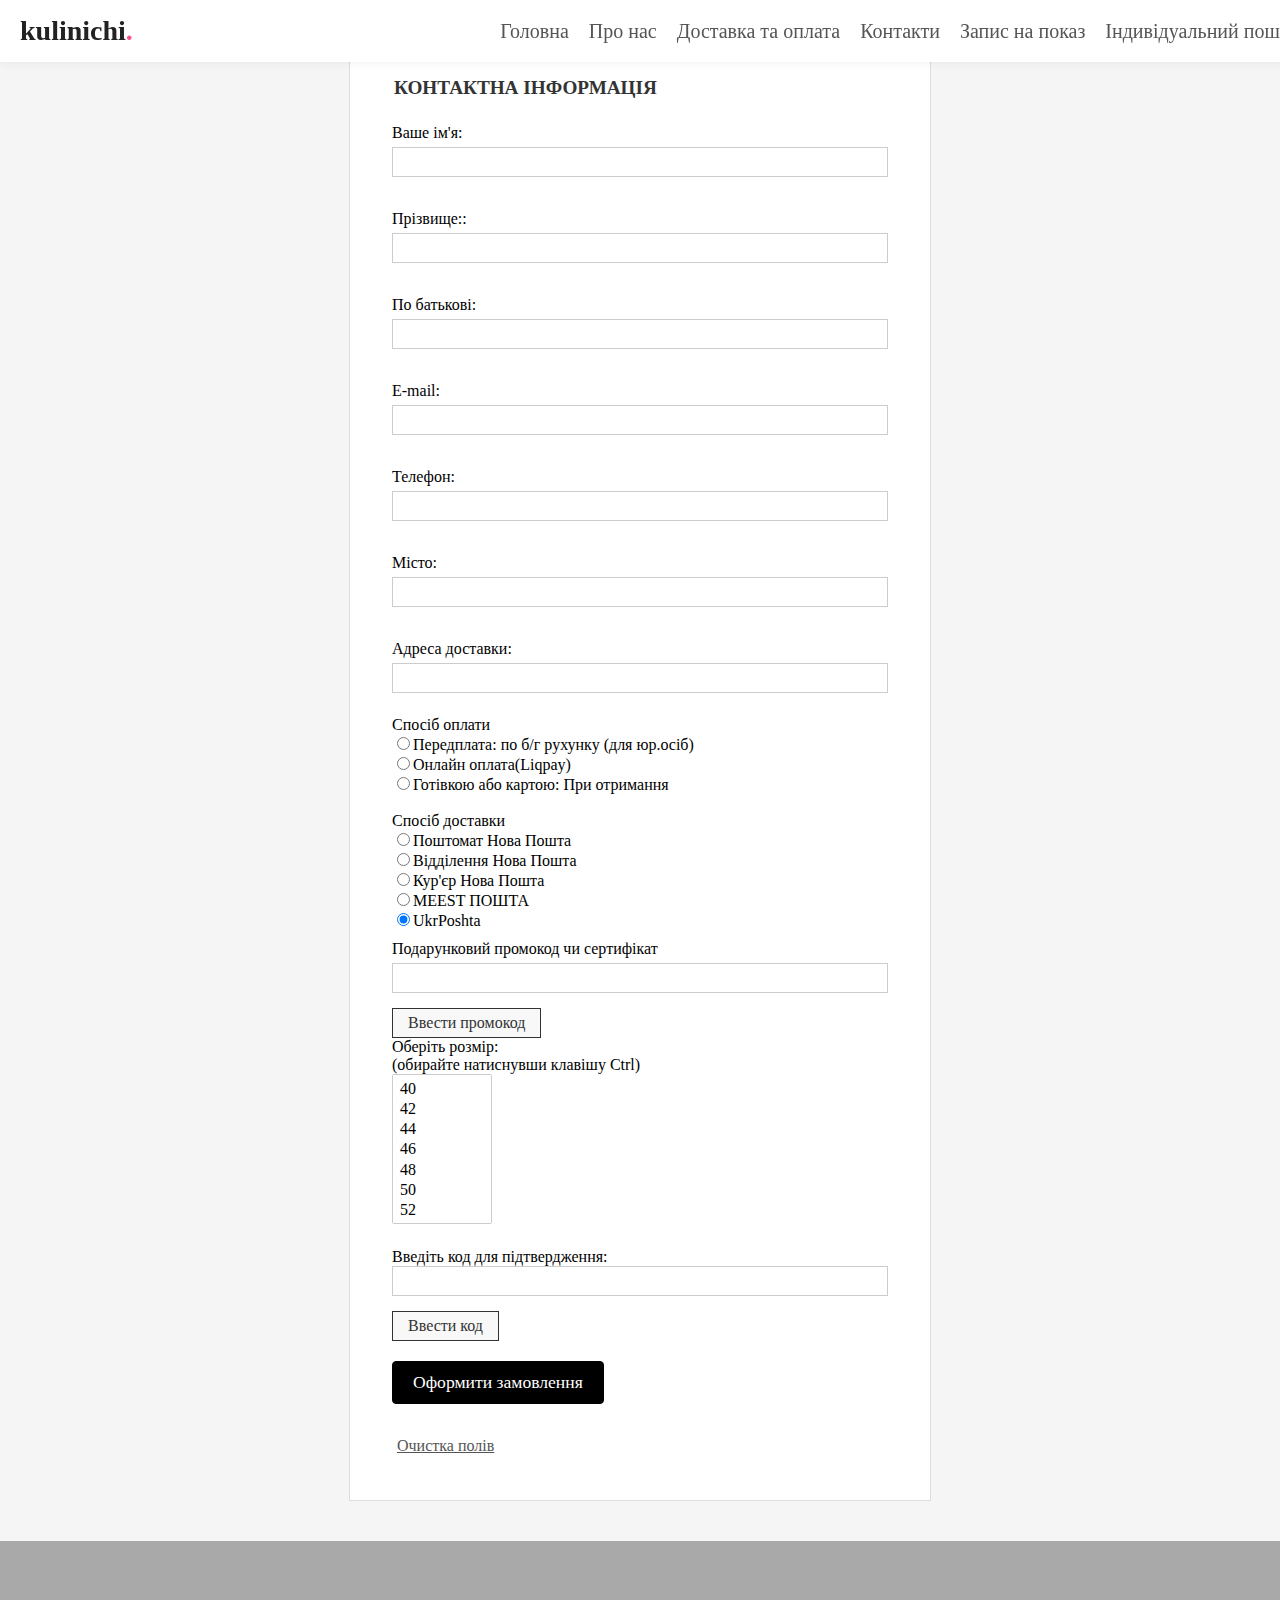
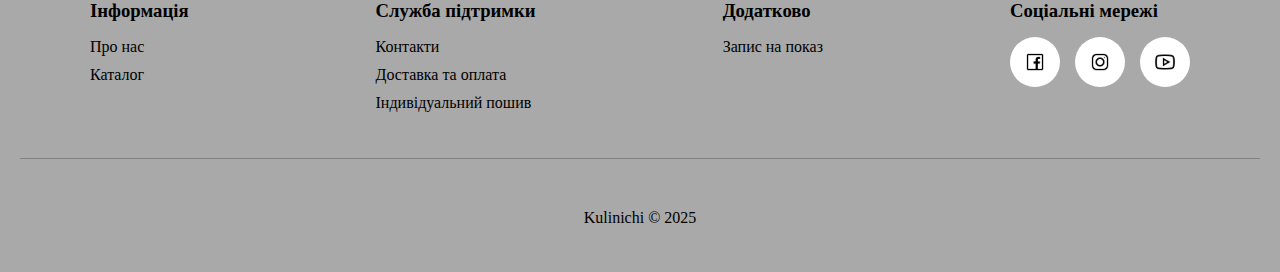
<file: order.html>
<!doctype html>
<html>
<head>
<link rel="icon" href="img/icon.png" sizes="32x32" type="image/png">
<link href="style.css" rel="stylesheet" type="text/css">
<title>Оформлення замовлення</title>
<meta charset = "utf-8">
<meta name = "description" content="">
<meta name = "keywords" content="">
</head>
<body bgcolor="#F5F5F5"> 
<header>
	<a href="index_block.html" class="logo">kulinichi<span>.</span></a>
	
	<nav class="menu">
			<a href="index_block.html">Головна</a>
			<a href="aboutus.html">Про нас</a>
			<a href="services.html">Доставка та оплата</a>
			<a href="contact.html">Контакти</a>
			<a href="show.html">Запис на показ</a>
			<a href="individual.html">Індивідуальний пошив</a>
	</nav>
	</header>
<form action=" " method="post" name="form1">
<fieldset>
<legend><h2>КОНТАКТНА ІНФОРМАЦІЯ</h2></legend>
	<label for="t1">Ваше ім'я:</label>
     <input type="text" name="name" size="20" maxlength="50">
<br><br>
	<label for="t1">Прізвище::</label>
     <input type="text" name="lastname" size="20" maxlength="50">
<br><br>
	<label for="t1">По батькові:</label>
     <input type="text" name="patronymic" size="20" maxlength="50">
<br><br>
	<label for="t1">E-mail:</label>
     <input type="text" name="email" size="20" maxlength="50">
<br><br>
	<label for="t1">Телефон:</label>
     <input type="text" name="phone size="20" maxlength="50">	
<br><br>
	<label for="t1">Місто:</label>
     <input type="text" name="city" size="20" maxlength="50">	
<br><br>
	<label for="t1">Адреса доставки:</label>
     <input type="text" name="adress" size="20" maxlength="50">	
<br><br>
	Спосіб оплати	
<br> <input type="radio" name="st" value="1" checked>Передплата: по б/г рухунку (для юр.осіб)
<br> <input type="radio" name="st" value="2" checked>Онлайн оплата(Liqpay)
<br> <input type="radio" name="st" value="3" checked>Готівкою або картою: При отримання
<br><br>
	Спосіб доставки
<br> <input type="radio" name="st" value="1" checked>Поштомат Нова Пошта
<br> <input type="radio" name="st" value="2" checked>Відділення Нова Пошта
<br> <input type="radio" name="st" value="3" checked>Кур'єр Нова Пошта
<br> <input type="radio" name="st" value="4" checked>MEEST ПОШТА
<br> <input type="radio" name="st" value="5" checked>UkrPoshta
	<p>Подарунковий промокод чи сертифікат</p>
<input type="password" name="passl" size="20">
<input type="submit" value="Ввести промокод">
	<br>Оберіть розмір:<br>
		(обирайте натиснувши клавішу Ctrl)<br>
<select name="place" size="7" multiple>
<option value="40">40</option>
<option value="42">42</option>
<option value="44">44</option>
<option value="46">46</option>
<option value="48">48</option>
<option value="50">50</option>
<option value="52">52</option>
</select>
<br><br>
Введіть код для підтвердження:<br>
<input type="password" name="passl" size="20">
<input type="submit" value="Ввести код">
<br><a href="thanks.html" class="btn">Оформити замовлення</a>
<br><br><input type="reset" value="Очистка полів"><br>
	</fieldset>
		</form>
			<footer>
    <div class="footer-content">
        <div class="footer-column">
            <h3>Інформація</h3>
            <ul>
                <li><a href="aboutus.html">Про нас</a></li>
                <li><a href="catalog.html">Каталог</a></li>
            </ul>
        </div>

        <div class="footer-column">
            <h3>Служба підтримки</h3>
            <ul>
                <li><a href="contact.html">Контакти</a></li>
                <li><a href="services.html">Доставка та оплата</a></li>
                <li><a href="individual.html">Індивідуальний пошив</a></li>
            </ul>
        </div>

        <div class="footer-column">
            <h3>Додатково</h3>
            <ul>
                <li><a href="show.html">Запис на показ</a></li>
            </ul>
        </div>

        <div class="footer-column">
            <h3>Соціальні мережі</h3>
            <div class="socials">
                <a href="https://www.facebook.com/?locale=uk_UA" target="_blank">
                    <img src="img/facebook.png" alt="Facebook">
                </a>
                <a href="https://www.instagram.com/" target="_blank">
                    <img src="img/inst.png" alt="Instagram">
                </a>
                <a href="https://www.youtube.com/" target="_blank">
                    <img src="img/yt.png" alt="YouTube">
                </a>
            </div>
        </div>
    </div>

    <hr class="footer-divider">

    <div class="footer-bottom">
        <p>Kulinichi &copy; 2025</p>
    </div>
</footer>
</body>
</html>
</file>
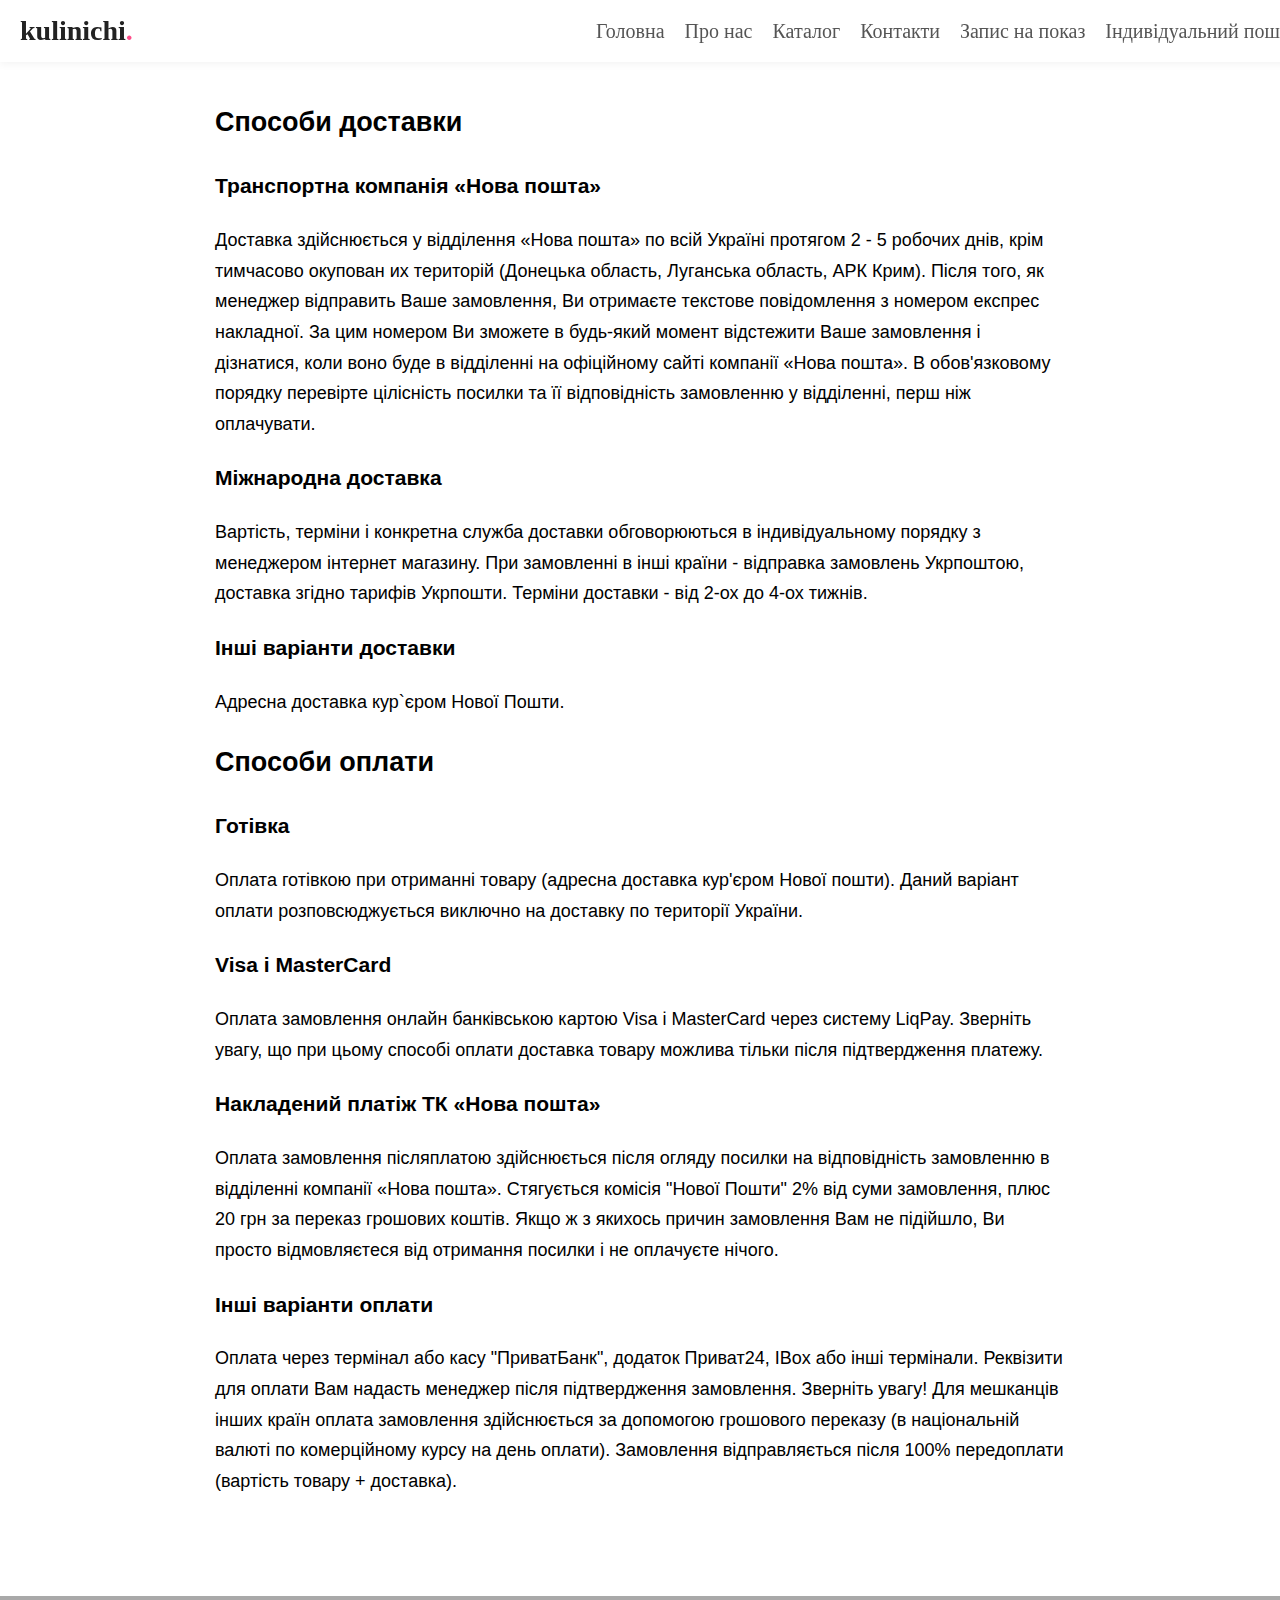
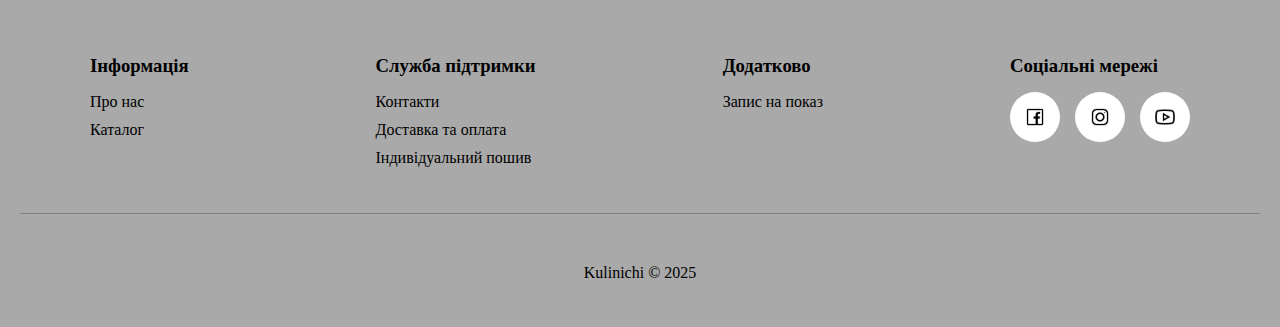
<file: services.html>
<!doctype html>
<html>
<head>
<link rel="icon" href="img/icon.png" sizes="32x32" type="image/png">
<link href="style.css" rel="stylesheet" type="text/css">
<title>Доставка та оплата</title>
<meta charset = "utf-8">
<meta name = "description" content="">
<meta name = "keywords" content="">
</head>
<body> 
	<header>
		<a href="index_block.html" class="logo">kulinichi<span>.</span></a>
	
		<nav class="menu">
			<a href="index_block.html">Головна</a>
			<a href="aboutus.html">Про нас</a>
			<a href="catalog.html">Каталог</a>
			<a href="contact.html">Контакти</a>
			<a href="show.html">Запис на показ</a>
			<a href="individual.html">Індивідуальний пошив</a>
		</nav>
	</header>
		<div class="article">
			<h2>Способи доставки</h2> 
		<h3>Транспортна компанія «Нова пошта»</h3>
Доставка здійснюється у відділення «Нова пошта» по всій Україні протягом 2 - 5 робочих днів, крім тимчасово окупован их територій (Донецька область, Луганська область, АРК Крим).
Після того, як менеджер відправить Ваше замовлення, Ви отримаєте текстове повідомлення з номером експрес накладної. За цим номером Ви зможете в будь-який момент відстежити Ваше замовлення і дізнатися, коли воно буде в відділенні на офіційному сайті компанії «Нова пошта».
В обов'язковому порядку перевірте цілісність посилки та її відповідність замовленню у відділенні, перш ніж оплачувати.
		<h3>Міжнародна доставка</h3>
Вартість, терміни і конкретна служба доставки обговорюються в індивідуальному порядку з менеджером інтернет магазину.
При замовленні в інші країни - відправка замовлень Укрпоштою, доставка згідно тарифів Укрпошти.
Терміни доставки - від 2-ох до 4-ох тижнів.
		<h3>Інші варіанти доставки</h3>
Адресна доставка кур`єром Нової Пошти.
		<h2>Способи оплати<h3>
		<h3>Готівка</h3>
Оплата готівкою при отриманні товару (адресна доставка кур'єром Нової пошти).
Даний варіант оплати розповсюджується виключно на доставку по території України.
		<h3>Visa і MasterCard</h3>
Оплата замовлення онлайн банківською картою Visa і MasterCard через систему LiqPay.
Зверніть увагу, що при цьому способі оплати доставка товару можлива тільки після підтвердження платежу.
		<h3>Накладений платіж ТК «Нова пошта»</h3>
Оплата замовлення післяплатою здійснюється після огляду посилки на відповідність замовленню в відділенні компанії «Нова пошта».
Стягується комісія "Нової Пошти" 2% від суми замовлення, плюс 20 грн за переказ грошових коштів.
Якщо ж з якихось причин замовлення Вам не підійшло, Ви просто відмовляєтеся від отримання посилки і не оплачуєте нічого.
		<h3>Інші варіанти оплати</h3>
Оплата через термінал або касу "ПриватБанк", додаток Приват24, IBox або інші термінали. Реквізити для оплати Вам надасть менеджер після підтвердження замовлення.
Зверніть увагу! Для мешканців інших країн оплата замовлення здійснюється за допомогою грошового переказу (в національній валюті по комерційному курсу на день оплати). Замовлення відправляється після 100% передоплати (вартість товару + доставка).</div>
	<footer>
    <div class="footer-content">
        <div class="footer-column">
            <h3>Інформація</h3>
            <ul>
                <li><a href="aboutus.html">Про нас</a></li>
                <li><a href="catalog.html">Каталог</a></li>
            </ul>
        </div>

        <div class="footer-column">
            <h3>Служба підтримки</h3>
            <ul>
                <li><a href="contact.html">Контакти</a></li>
                <li><a href="services.html">Доставка та оплата</a></li>
                <li><a href="individual.html">Індивідуальний пошив</a></li>
            </ul>
        </div>

        <div class="footer-column">
            <h3>Додатково</h3>
            <ul>
                <li><a href="show.html">Запис на показ</a></li>
            </ul>
        </div>

        <div class="footer-column">
            <h3>Соціальні мережі</h3>
            <div class="socials">
                <a href="https://www.facebook.com/?locale=uk_UA" target="_blank">
                    <img src="img/facebook.png" alt="Facebook">
                </a>
                <a href="https://www.instagram.com/" target="_blank">
                    <img src="img/inst.png" alt="Instagram">
                </a>
                <a href="https://www.youtube.com/" target="_blank">
                    <img src="img/yt.png" alt="YouTube">
                </a>
            </div>
        </div>
    </div>

    <hr class="footer-divider">

    <div class="footer-bottom">
        <p>Kulinichi &copy; 2025</p>
    </div>
</footer>
</body>
</html>
</file>
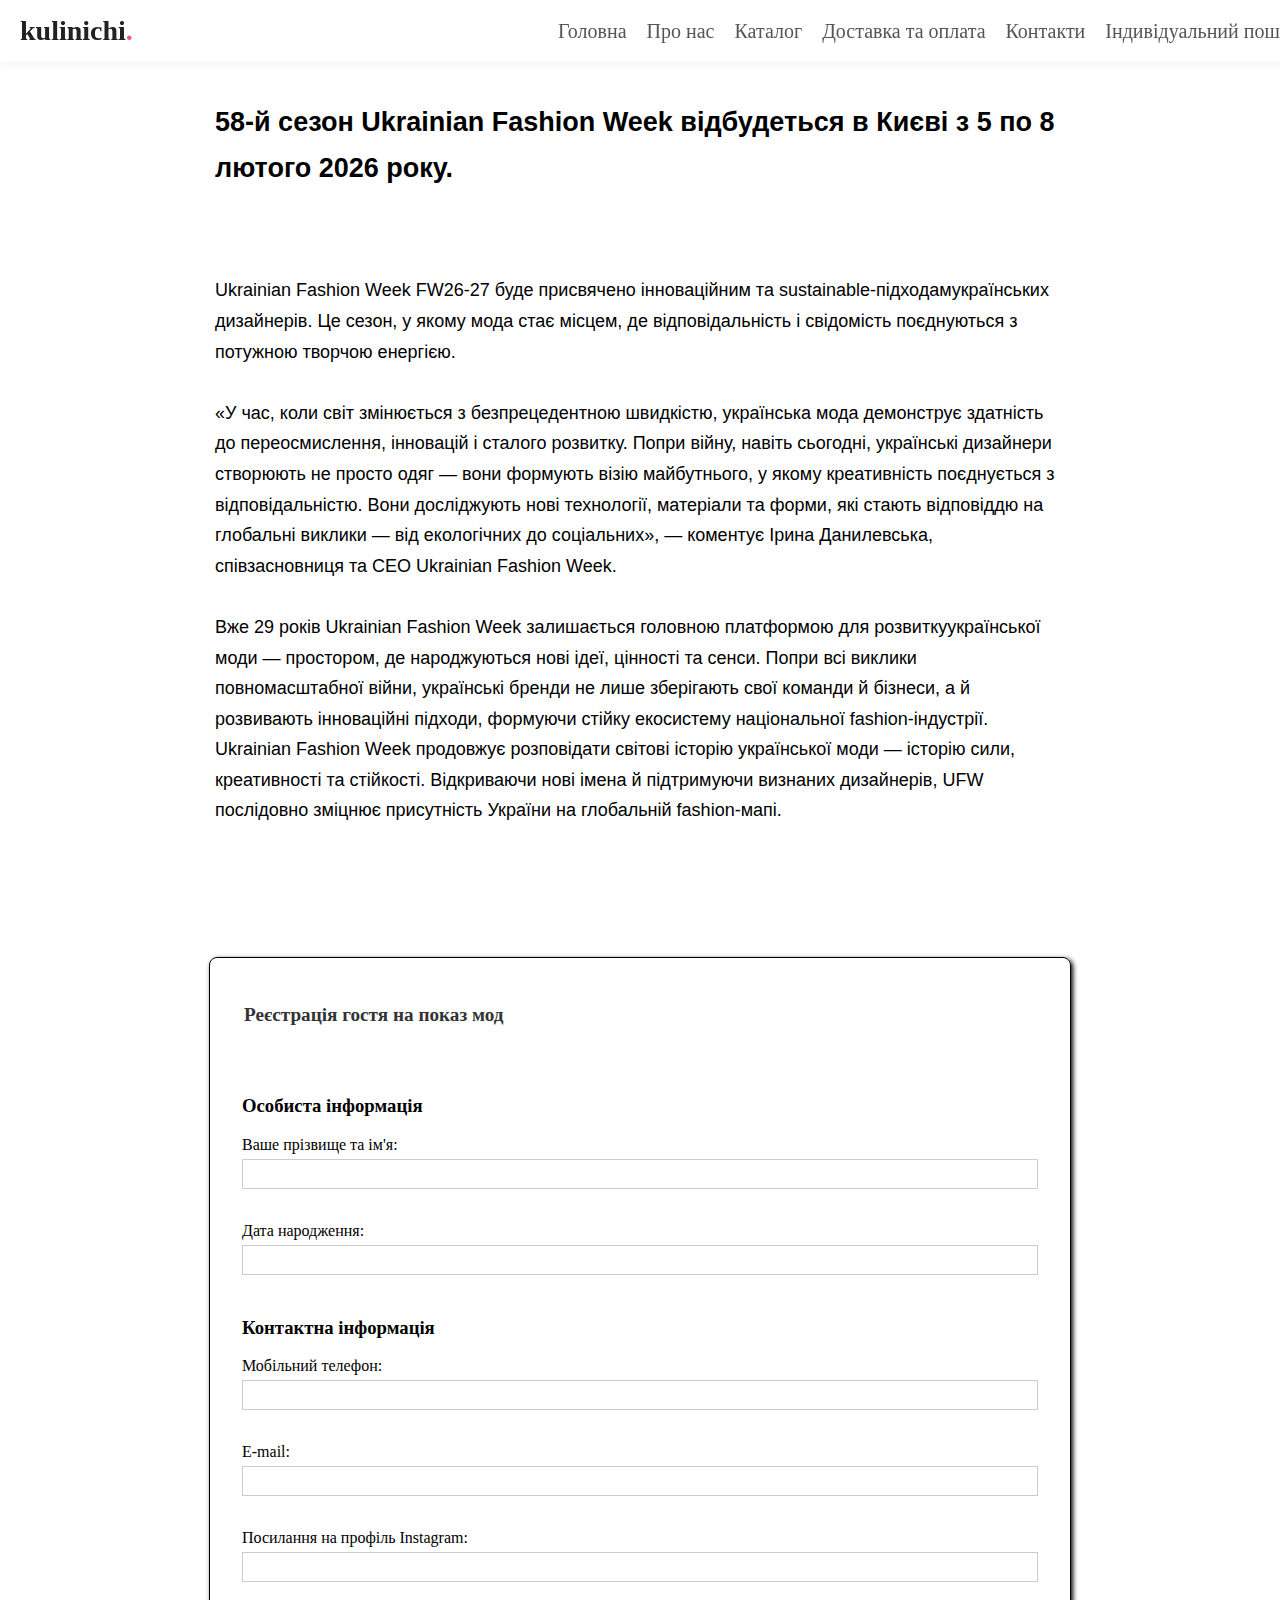
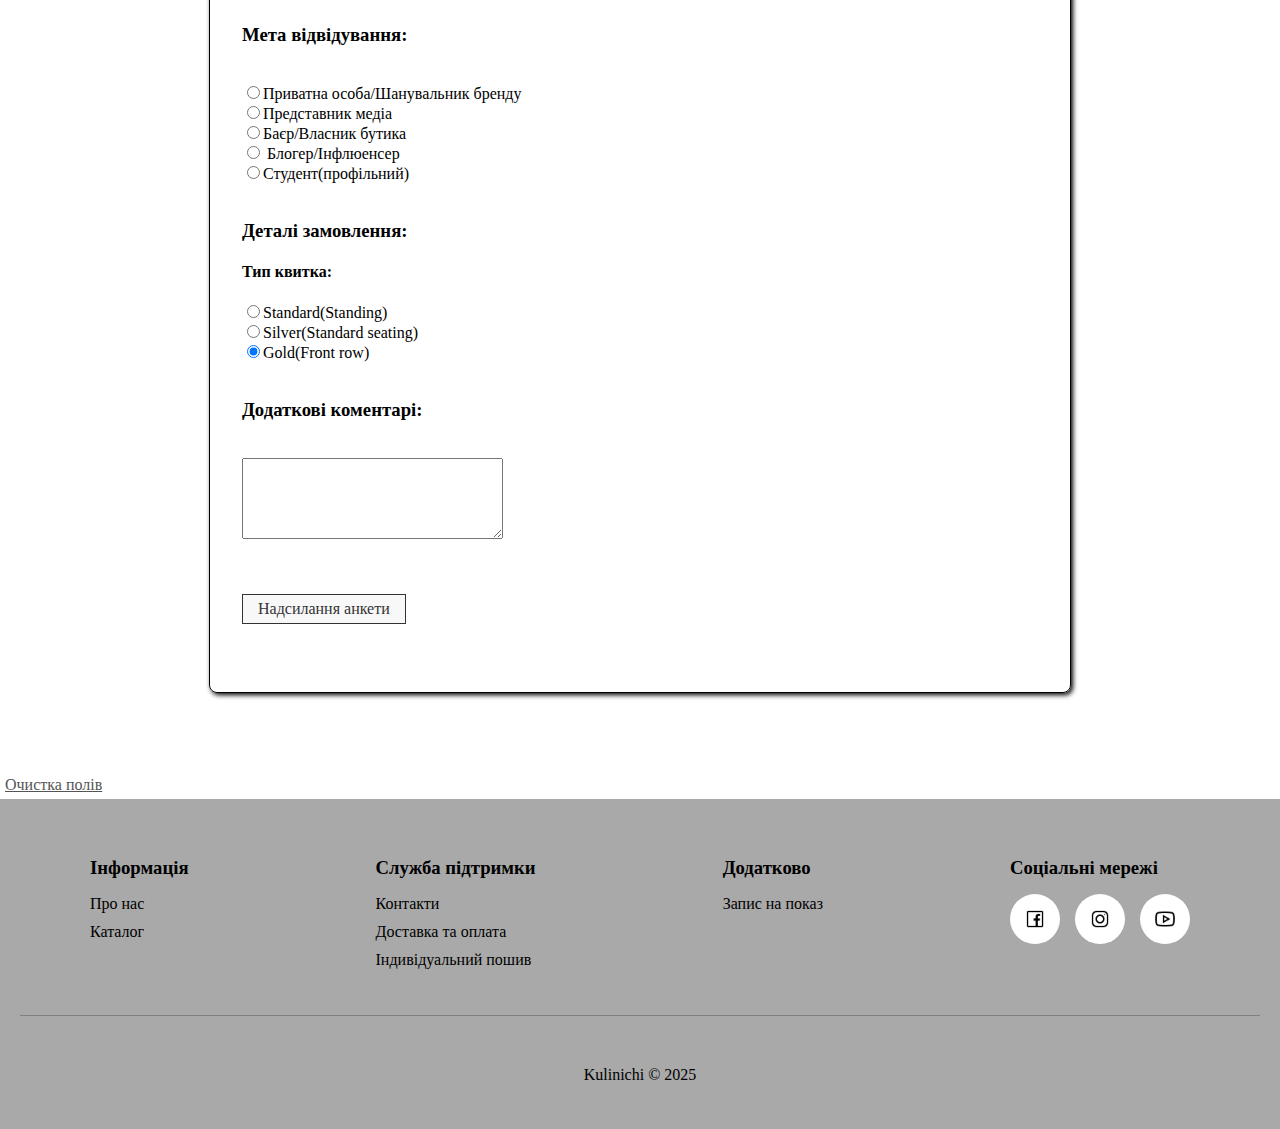
<file: show.html>
<!doctype html>
<html>
<head>
<link rel="icon" href="img/icon.png" sizes="32x32" type="image/png">
<link href="style.css" rel="stylesheet" type="text/css">
<title>Реєстр на показ</title>
<meta charset = "utf-8">
<meta name = "description" content="">
<meta name = "keywords" content="">
</head>
<body> 
<header> 
	<a href="index_block.html" class="logo">kulinichi<span>.</span></a>
	
	<nav class="menu">
			<a href="index_block.html">Головна</a>
			<a href="aboutus.html">Про нас</a>
			<a href="catalog.html">Каталог</a>
			<a href="services.html">Доставка та оплата</a>
			<a href="contact.html">Контакти</a>
			<a href="individual.html">Індивідуальний пошив</a>
	</nav>
	</header>
	
	<div class="article">
	<h2>58-й сезон Ukrainian Fashion Week відбудеться в Києві з 5 по 8 лютого 2026 року.</h2><br><br>
Ukrainian Fashion Week FW26-27 буде присвячено інноваційним та sustainable-підходамукраїнських дизайнерів. Це сезон, у якому мода стає місцем, де відповідальність і свідомість поєднуються з потужною творчою енергією.<br><br>
«У час, коли світ змінюється з безпрецедентною швидкістю, українська мода демонструє здатність до переосмислення, інновацій і сталого розвитку. Попри війну, навіть сьогодні, українські дизайнери створюють не просто одяг — вони формують візію майбутнього, у якому креативність поєднується з відповідальністю. Вони досліджують нові технології, матеріали та форми, які стають відповіддю на глобальні виклики — від екологічних до соціальних», — коментує Ірина Данилевська, співзасновниця та CEO Ukrainian Fashion Week.<br><br>
Вже 29 років Ukrainian Fashion Week залишається головною платформою для розвиткуукраїнської моди — простором, де народжуються нові ідеї, цінності та сенси. Попри всі виклики повномасштабної війни, українські бренди не лише зберігають свої команди й бізнеси, а й розвивають інноваційні підходи, формуючи стійку екосистему національної fashion-індустрії. Ukrainian Fashion Week продовжує розповідати світові історію української моди — історію сили, креативності та стійкості. Відкриваючи нові імена й підтримуючи визнаних дизайнерів, UFW послідовно зміцнює присутність України на глобальній fashion-мапі.<br><br>
	</div>

	<div class="form">
	<form action=" " method="post" name="show">
	<fieldset>
	<legend><h2>Реєстрація гостя на показ мод</h2></legend>
		<br><br>
		<h3>Особиста інформація</h3>
	<label for="t1">Ваше прізвище та ім'я:</label>
	<input type="text" name="text1" size="20" maxlength="50" id="t1">
		<br><br>
	<label for="t2">Дата народження:</label>
	<input type="text" name="text1" size="20" maxlength="50" id="t2">
		<br><br>
<h3>Контактна інформація</h3>
	<label for="t3">Мобільний телефон:</label>
	<input type="text" name="text1" size="20" maxlength="50" id="t3">
<br><br>
	<label for="t4">E-mail:</label>
	<input type="text" name="text1" size="20" maxlength="50" id="t4">
<br><br>
	<label for="t5">Посилання на профіль Instagram:</label>
	<input type="text" name="text1" size="20" maxlength="50" id="t4">
	<br><br>
<h3>Мета відвідування:</h3>
<br> <input type="radio" name="st" value="1" checked>Приватна особа/Шанувальник бренду
<br> <input type="radio" name="st" value="2" checked>Представник медіа
<br> <input type="radio" name="st" value="3" checked>Баєр/Власник бутика
<br> <input type="radio" name="st" value="4" checked> Блогер/Інфлюенсер
<br> <input type="radio" name="st" value="5" checked>Студент(профільний)
<br><br>
<h3>Деталі замовлення:</h3>
<h4>Тип квитка:</h4>
<input type="radio" name="st" value="standard" checked>Standard(Standing)
<br> <input type="radio" name="st" value="silver" checked>Silver(Standard seating)
<br> <input type="radio" name="st" value="gold" checked>Gold(Front row)
<br><br> <label>
<h3>Додаткові коментарі:</h3><br>
<textarea cols="30" rows="5" name="areal"></textarea></label> <br><br>
<input type="submit" name="S1" value="Надсилання анкети"><br><br></div>
<br><input type="reset" value="Очистка полів">
</div>
<div style="position:fixed; bottom:30px; right:30px;">

</div>
<footer>
    <div class="footer-content">
        <div class="footer-column">
            <h3>Інформація</h3>
            <ul>
                <li><a href="aboutus.html">Про нас</a></li>
                <li><a href="catalog.html">Каталог</a></li>
            </ul>
        </div>

        <div class="footer-column">
            <h3>Служба підтримки</h3>
            <ul>
                <li><a href="contact.html">Контакти</a></li>
                <li><a href="services.html">Доставка та оплата</a></li>
                <li><a href="individual.html">Індивідуальний пошив</a></li>
            </ul>
        </div>

        <div class="footer-column">
            <h3>Додатково</h3>
            <ul>
                <li><a href="show.html">Запис на показ</a></li>
            </ul>
        </div>

        <div class="footer-column">
            <h3>Соціальні мережі</h3>
            <div class="socials">
                <a href="https://www.facebook.com/?locale=uk_UA" target="_blank">
                    <img src="img/facebook.png" alt="Facebook">
                </a>
                <a href="https://www.instagram.com/" target="_blank">
                    <img src="img/inst.png" alt="Instagram">
                </a>
                <a href="https://www.youtube.com/" target="_blank">
                    <img src="img/yt.png" alt="YouTube">
                </a>
            </div>
        </div>
    </div>

    <hr class="footer-divider">

    <div class="footer-bottom">
        <p>Kulinichi &copy; 2025</p>
    </div>
</footer>
</body>
</html>
</file>
<file: style.css>
header { 
	background-color: #fff;
    width: 100%;
    max-width: 1870px;  
    margin: 0 ;      
    padding: 15px 20px;
    background: white;
    display: flex;
    justify-content: space-between;
    align-items: center;
    box-shadow: 0 2px 8px rgba(0,0,0,0.05);
    position: fixed;
    top: 0;
    left: 0;
    z-index: 1000;
}

header .logo {
    font-size: 28px;
    font-weight: 700;
    text-decoration: none;
    color: #222;
}

header .logo span {
    color: #FF4E8A;
}

.menu {
    display: flex;
    align-items: center;
    gap: 20px;         
    flex-wrap: wrap;    
}


.menu a {
    text-decoration: none;
    color: #555;
    font-size: 20px;
    transition: all 0.3s ease;
    position: relative;
}

.menu a::after {
    content: '';
    position: absolute;
    left: 0;
    bottom: -5px;
    width: 0%;
    height: 2px;
    background-color: #FF1493;
    transition: width 0.3s ease;
}

.menu a:hover::after {
    width: 100%;
}

.menu a:hover {
    color: #FF1493;
}

.home {
    height: 100vh;
    background: 
        linear-gradient(to bottom, rgba(255,255,255,0) 0%, rgba(255,255,255,0.8) 80%, #fff 100%),
        url("img/head.jpg"); 
    background-size: cover;
    background-position: center;
    display: flex;
    justify-content: center;
    align-items: center;
    text-align: center;
}

.home-content {
    max-width: 700px;
}

.title {
    font-size: 100px;
    font-weight: bold;
    color: #000000;
    margin: 0;
}

.subtitle {
    font-size: 20px;
    color: #333;
    margin: 20px 0;
}

.home-btn {
    padding: 12px 25px;
    background-color: #000000;
    color: #fff;
    border: none;
    border-radius: 6px;
    font-size: 20px;
    cursor: pointer;
	text-decoration: none;
}


body, html {
    margin: 0;
    padding: 0;
    width: 100%;
}

	
.background-show {
    display: block; 
    margin: 0 auto; 
    margin-top: 100px; 
    max-width: 100%; 
    height: auto;}

.form-section-wrapper {
    display: flex;
    gap: 40px;
    align-items: stretch; 
    padding: 0 3%;
    margin-top: 100px;
}

.map-block,
.form-block {
    flex: 1;
    display: flex; 
}

.map-block iframe {
    width: 100%;
    height: 100%; 
    border: none;
}

.form-block form {
    flex: 1; 
    padding: 30px;
    box-sizing: border-box;
    background: #fff;
    border-radius: 0;
    box-shadow: 0 0 15px rgba(0,0,0,0.1);
}

	
.catalog {
	margin: 100px auto;   
    width: 100%;
    border-collapse: separate;
    border-spacing: 25px; 
}

.catalog td {
    text-align: center;
    vertical-align: top;
}

.catalog img {
    width: 250px;       
    height: 300px;      
    object-fit: cover;  
    display: block;
    margin: 0 auto;
}
.catalog .name {text-transform: uppercase;
				font-weight: bold;}

.name {
    margin: 10px 0 5px;
    font-size: 16px;
}

.price {
    font-size: 15px;
    font-weight: bold;
}
.btn {
    display: inline-block;
    margin-top: 10px;
    padding: 10px 20px;
    background: #000000;  
    color: #FFFFFF;
    text-decoration: none;
    font-size: 14px;
    border-radius: 4px;
    transition: 0.3s;
}

.btn:hover {
    background: #333333;
}
.article {
    max-width: 850px;          
    margin: 100px auto;       
    font-family: Arial, sans-serif;  
    font-size: 18px;
    line-height: 1.7;         
    color: #000000;
}

.article p {
    margin-bottom: 20px;       
}
.form {
    max-width: 800px;
    margin-left: auto;
    margin-right: auto;
    margin-top: 50px; 
    margin-bottom: 50px;
    padding: 30px;
    border: 1px solid;
    border-radius: 8px;
    box-shadow: 2px 2px 5px;
}

footer {
    background: #A9A9A9;   
    padding: 40px 20px;
    font-family: Garamond, serif;
}

.footer-content {
    display: flex;
    justify-content: space-between;
    flex-wrap: wrap;
    max-width: 1100px;
    margin: 0 auto;
    gap: 30px;
}

.footer-column h3 {
    margin-bottom: 15px;
    color: black;
}

.footer-column ul {
    list-style: none;
    padding: 0;
}

.footer-column ul li {
    margin-bottom: 10px;
}

.footer-column ul li a {
    text-decoration: none; 
    color: black;          
    transition: color 0.3s;
}

.footer-column ul li a:hover {
    color: white;         
}

.socials {
    display: flex;
    gap: 15px;
    margin-top: 10px;
}

.socials a {
    width: 50px;
    height: 50px;
    display: flex;
    align-items: center;
    justify-content: center;
    border-radius: 50%;
    background: white;
    transition: 0.3s;
    text-decoration: none; 
}

.socials a:hover {
    background: #FF4E8A;
}

.socials img {
    width: 24px;
    height: 24px;
    display: block; 
}

.footer-divider {
    border: none;
    border-top: 1px solid #808080;
    margin: 30px auto;
}

.footer-bottom {
    text-align: center;
    color: black;
    padding-top: 10px;
    font-size: 16px;
}



form[name="form1"] {
    max-width: 500px; 
    margin: 40px auto; 
    background: #FFFFFF;
    padding: 20px 40px;
    border: 1px solid #DCDCDC;
}


fieldset {
    border: none;
    margin-bottom: 20px;
    padding: 0;
}

legend h2 {
    font-size: 1.2em;
    font-weight: bold;
    color: #333;
    border-bottom: none; 
    margin-bottom: 15px; 
}


input[type="text"], 
input[type="password"],
select {
    width: 100%; 
    padding: 5px;
    border: 1px solid #ccc;
    box-sizing: border-box; 
    font-size: 1em;
    margin-bottom: 5px;
    font-family: inherit;
}

label, 
p {
    display: block;
    margin-top: 10px;
    margin-bottom: 5px;
}

select[name="place"] {
    width: 100px; 
    height: 150px;
}

input[type="submit"], 
input[type="reset"],
.btn {
    padding: 5px 15px;
    border: 1px solid #333;
    cursor: pointer;
    font-size: 1em;
    font-family: inherit;
    display: inline-block;
    text-align: center;
    text-decoration: none;
    color: #333;
    background-color: #f8f8f8;
    margin-top: 10px;
}

.btn {
    background-color: #000;
    color: #FFFFFF;
    border: 1px solid #000;
    padding: 10px 20px;
    font-size: 1.1em;
    margin-right: 10px;
    margin-top: 20px;
}


input[type="reset"] {
    background: none;
    border: none;
    text-decoration: underline;
    color: #555;
    padding: 5px;
}

.thanks {
    position: fixed; 
    top: 50%; 
    left: 50%; 
    transform: translate(-50%, -50%); 
    background-color: white;
    padding: 60px; 
    box-shadow: 0 4px 15px rgba(0, 0, 0, 0.2);
    max-width: 900px;
    width: 90%;
    text-align: center;
    z-index: 1000; 
}

.thanks h3 {
    font-size: 4em; 
    font-family: Georgia, serif;
    margin-bottom: 20px;
    margin-top: 0;
}

.thanks span {
    font-size: 1.1em;
    margin-bottom: 30px;
    display: block; 
}

.thanks .btn {
    background-color: black;
    color: white;
    padding: 10px 25px;
    text-decoration: none;
    border-radius: 3px;
    display: inline-block;
}

.wrap {
  width: 100vw;
  height: 50vw;
  margin: 100px auto;
  position: relative;
}
.wrap > input { display: none; }

.slider {
  width: 100%;
  height: 100%;
  position: relative;
  overflow: hidden;
}

.slide {
  width: 100%;
  height: 100%;
  position: absolute;
  opacity: 0;
  transition: opacity 0.5s ease;
  background-size: cover;
  background-position: center;
  z-index: 0;
}

.slide1 { background-image: url("img/slide1.png"); }
.slide2 { background-image: url("img/slide2.png"); }
.slide3 { background-image: url("img/slide3.png"); }

#slide1:checked ~ .slider .slide1,
#slide2:checked ~ .slider .slide2,
#slide3:checked ~ .slider .slide3 {
  opacity: 1;
  z-index: 1;
}

.slider label {
  position: absolute;
  top: 50%;
  transform: translateY(-50%);
  font-size: 50px;
  width: 60px;
  height: 60px;
  text-align: center;
  line-height: 60px;
  border-radius: 50%;
  background: rgba(0,0,0,0.5);
  color: white;
  cursor: pointer;
  z-index: 2;
}

.slider label:hover { background: #FF4E8A; }
#slide1:checked ~ .slider .s1,
#slide2:checked ~ .slider .s2,
#slide3:checked ~ .slider .s3 {
  display: block;
}
.slider label { display: none; }
.slider label.prev { left: 20px; }
.slider label.next { right: 20px; }
</file>
